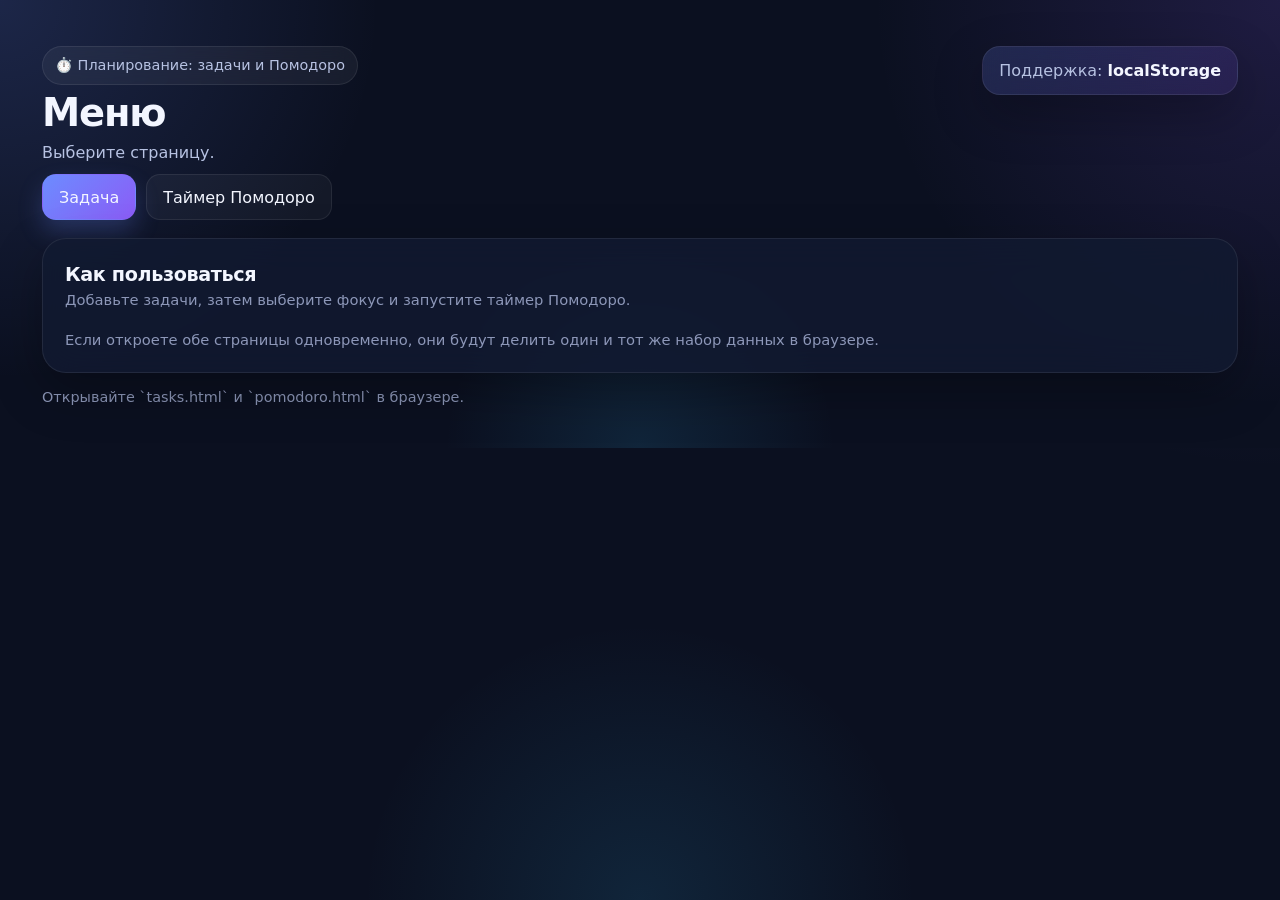
<file: index.html>
<!DOCTYPE html>
<html lang="ru">
  <head>
    <meta charset="UTF-8" />
    <meta name="viewport" content="width=device-width, initial-scale=1.0, viewport-fit=cover" />
    <title>Планирование</title>
    <link rel="stylesheet" href="./styles.css" />
  </head>
  <body>
    <div class="app-shell">
      <header class="app-header">
        <div class="app-title-wrap">
          <div class="eyebrow">⏱️ Планирование: задачи и Помодоро</div>
          <h1 class="app-title">Меню</h1>
          <p class="app-subtitle">Выберите страницу.</p>
        </div>
        <div class="header-badge">
          Поддержка: <strong>localStorage</strong>
        </div>
      </header>

      <nav class="app-menu" aria-label="Меню">
        <a class="btn btn-primary" href="./tasks.html">Задача</a>
        <a class="btn btn-ghost" href="./pomodoro.html">Таймер Помодоро</a>
      </nav>

      <main class="app-grid app-grid--single">
        <section class="card">
          <div class="card-inner">
            <div class="section-head">
              <div>
                <h2>Как пользоваться</h2>
                <p>Добавьте задачи, затем выберите фокус и запустите таймер Помодоро.</p>
              </div>
            </div>
            <p class="timer-note">
              Если откроете обе страницы одновременно, они будут делить один и тот же набор данных в браузере.
            </p>
          </div>
        </section>
      </main>

      <footer class="app-footer">Открывайте `tasks.html` и `pomodoro.html` в браузере.</footer>
    </div>

    <div class="toast" id="toast" role="status" aria-live="polite"></div>
  </body>
</html>
</file>
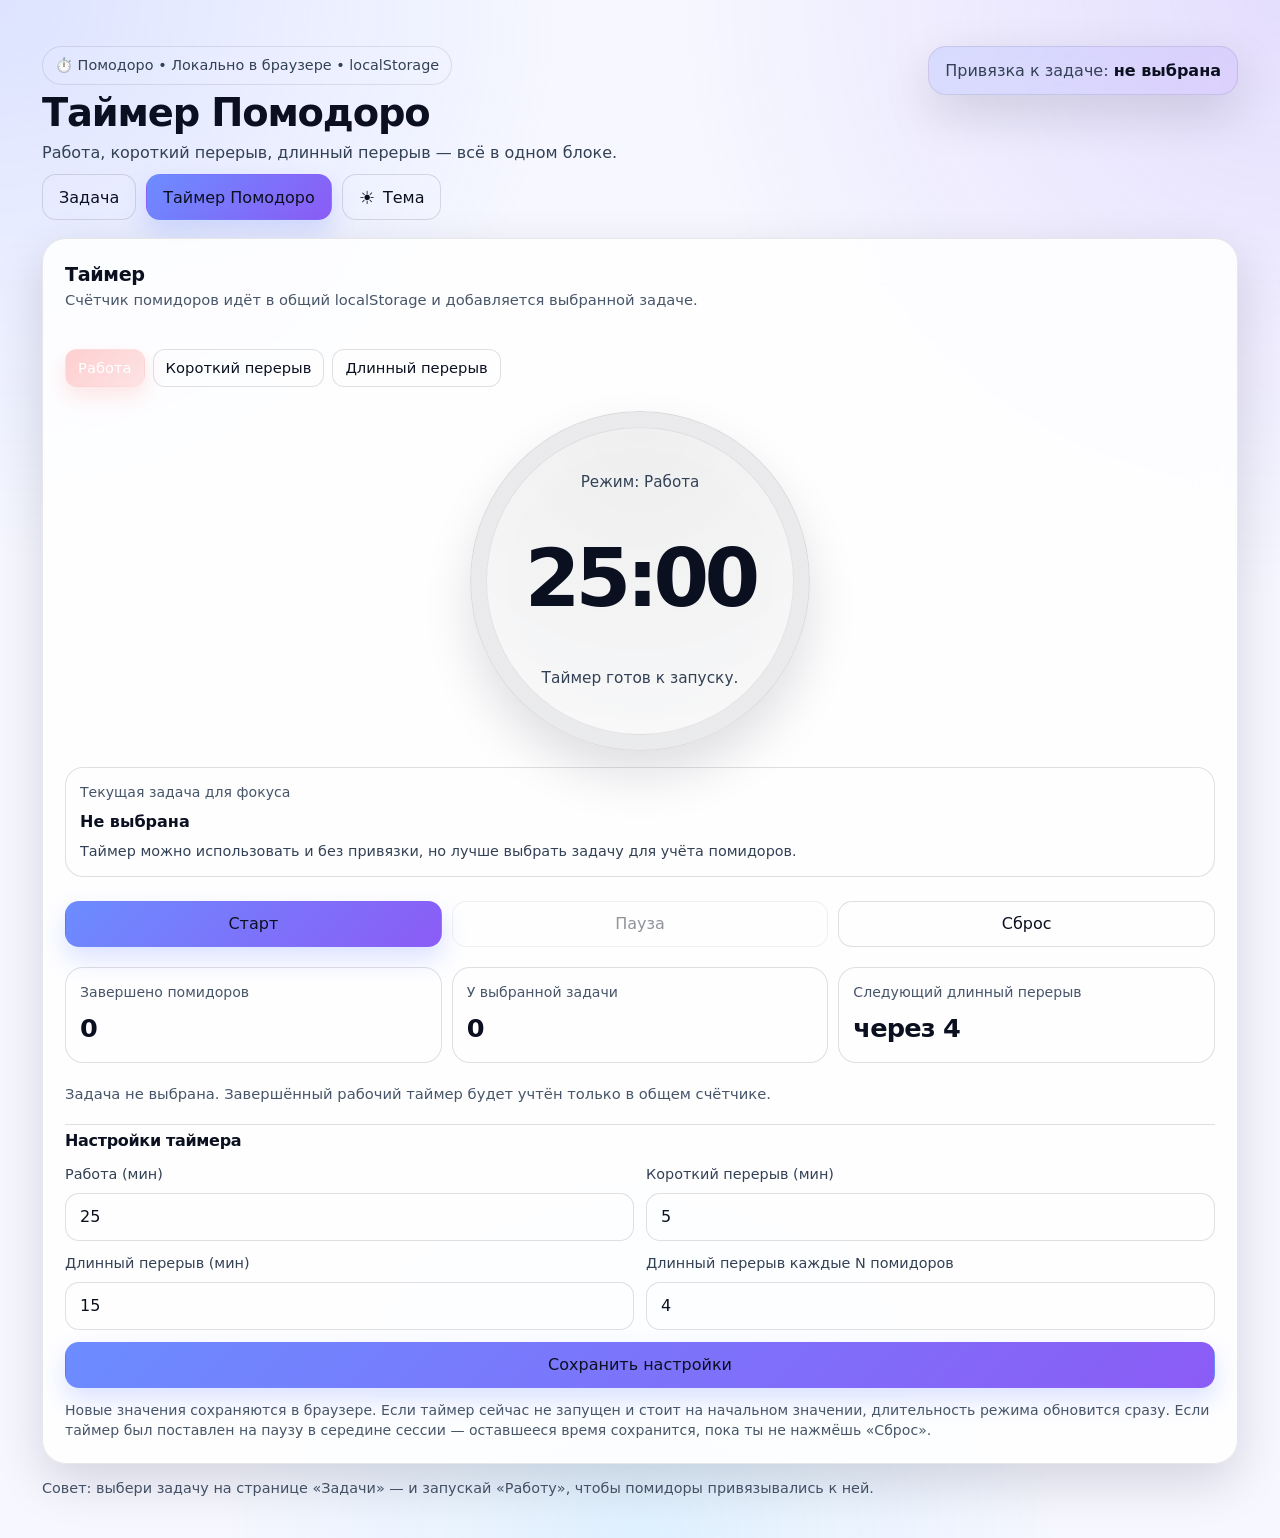
<file: pomodoro.html>
<!DOCTYPE html>
<html lang="ru">
  <head>
    <meta charset="UTF-8" />
    <meta name="viewport" content="width=device-width, initial-scale=1.0, viewport-fit=cover" />
    <title>Таймер Помодоро</title>
    <link rel="stylesheet" href="./styles.css" />
  </head>
  <body>
    <div class="app-shell">
      <header class="app-header">
        <div class="app-title-wrap">
          <div class="eyebrow">⏱️ Помодоро • Локально в браузере • localStorage</div>
          <h1 class="app-title">Таймер Помодоро</h1>
          <p class="app-subtitle">Работа, короткий перерыв, длинный перерыв — всё в одном блоке.</p>
        </div>

        <div class="header-badge">
          Привязка к задаче: <strong id="header-selected-task">не выбрана</strong>
        </div>
      </header>

      <nav class="app-menu" aria-label="Меню">
        <a class="btn btn-ghost" href="./tasks.html">Задача</a>
        <a class="btn btn-primary" href="./pomodoro.html" aria-current="page">Таймер Помодоро</a>
        <button
          id="theme-toggle"
          class="btn btn-ghost"
          type="button"
          aria-label="Переключить тему"
          aria-pressed="false"
          title="Переключить тему"
        >
          <span id="theme-toggle-icon" aria-hidden="true">🌙</span>
          Тема
        </button>
      </nav>

      <main class="app-grid app-grid--single">
        <section class="card timer-card" aria-labelledby="timer-title">
          <div class="card-inner">
            <div class="section-head">
              <div>
                <h2 id="timer-title">Таймер</h2>
                <p>Счётчик помидоров идёт в общий localStorage и добавляется выбранной задаче.</p>
              </div>
            </div>

            <div class="mode-tabs" role="tablist" aria-label="Режимы таймера">
              <button class="btn btn-sm mode-btn" type="button" data-mode="work">Работа</button>
              <button class="btn btn-sm mode-btn" type="button" data-mode="shortBreak">Короткий перерыв</button>
              <button class="btn btn-sm mode-btn" type="button" data-mode="longBreak">Длинный перерыв</button>
            </div>

            <div class="timer-center">
              <div id="timer-ring" class="timer-ring" data-mode="work" style="--progress: 0">
                <div class="timer-core">
                  <div class="timer-mode-label" id="timer-mode-label">Режим: Работа</div>
                  <div class="timer-display" id="timer-display">25:00</div>
                  <div class="timer-status" id="timer-status">Таймер готов к запуску.</div>
                </div>
              </div>

              <div class="focus-box">
                <div class="focus-title">Текущая задача для фокуса</div>
                <div class="focus-task-name" id="focus-task-name">Не выбрана</div>
                <div class="focus-meta" id="focus-task-meta">
                  Таймер можно использовать и без привязки, но лучше выбрать задачу для учёта помидоров.
                </div>
              </div>
            </div>

            <div class="timer-controls">
              <button id="start-btn" class="btn btn-primary" type="button">Старт</button>
              <button id="pause-btn" class="btn btn-ghost" type="button">Пауза</button>
              <button id="reset-btn" class="btn btn-ghost" type="button">Сброс</button>
            </div>

            <div class="stats-grid timer-stats">
              <article class="stat-card">
                <div class="stat-label">Завершено помидоров</div>
                <div class="stat-value" id="pomodoro-total">0</div>
              </article>

              <article class="stat-card">
                <div class="stat-label">У выбранной задачи</div>
                <div class="stat-value" id="pomodoro-selected-task">0</div>
              </article>

              <article class="stat-card">
                <div class="stat-label">Следующий длинный перерыв</div>
                <div class="stat-value" id="long-break-counter">через 4</div>
              </article>
            </div>

            <p class="timer-note" id="timer-note">
              После завершения таймера приложение покажет визуальный сигнал и подаст звуковой сигнал.
            </p>

            <div class="settings-wrap">
              <h3 class="settings-title">Настройки таймера</h3>

              <form id="settings-form" class="settings-form" autocomplete="off">
                <div class="settings-grid">
                  <div class="field">
                    <label for="work-duration">Работа (мин)</label>
                    <input id="work-duration" class="number-input" type="number" min="1" max="180" step="1" />
                  </div>

                  <div class="field">
                    <label for="short-break-duration">Короткий перерыв (мин)</label>
                    <input
                      id="short-break-duration"
                      class="number-input"
                      type="number"
                      min="1"
                      max="60"
                      step="1"
                    />
                  </div>

                  <div class="field">
                    <label for="long-break-duration">Длинный перерыв (мин)</label>
                    <input
                      id="long-break-duration"
                      class="number-input"
                      type="number"
                      min="1"
                      max="120"
                      step="1"
                    />
                  </div>

                  <div class="field">
                    <label for="long-break-interval">Длинный перерыв каждые N помидоров</label>
                    <input
                      id="long-break-interval"
                      class="number-input"
                      type="number"
                      min="1"
                      max="12"
                      step="1"
                    />
                  </div>
                </div>

                <button type="submit" class="btn btn-primary">Сохранить настройки</button>
              </form>

              <p class="settings-hint">
                Новые значения сохраняются в браузере. Если таймер сейчас не запущен и стоит на начальном значении,
                длительность режима обновится сразу. Если таймер был поставлен на паузу в середине сессии — оставшееся
                время сохранится, пока ты не нажмёшь «Сброс».
              </p>
            </div>
          </div>
        </section>
      </main>

      <footer class="app-footer">
        Совет: выбери задачу на странице «Задачи» — и запускай «Работу», чтобы помидоры привязывались к ней.
      </footer>
    </div>

    <div id="toast" class="toast" role="status" aria-live="polite"></div>

    <script src="./pomodoro.js"></script>
  </body>
</html>
</file>
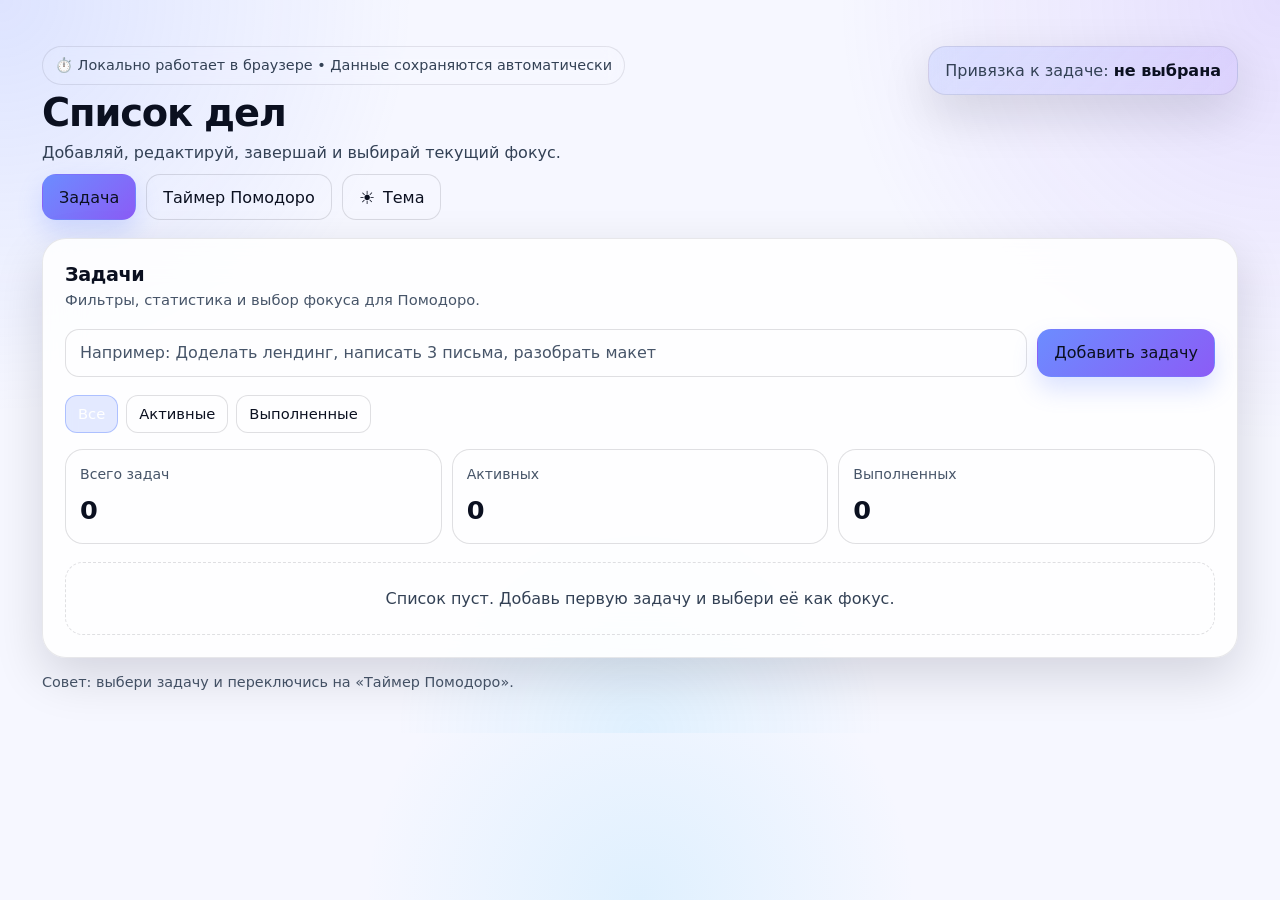
<file: tasks.html>
<!DOCTYPE html>
<html lang="ru">
  <head>
    <meta charset="UTF-8" />
    <meta name="viewport" content="width=device-width, initial-scale=1.0, viewport-fit=cover" />
    <title>Задачи</title>
    <link rel="stylesheet" href="./styles.css" />
  </head>
  <body>
    <div class="app-shell">
      <header class="app-header">
        <div class="app-title-wrap">
          <div class="eyebrow">⏱️ Локально работает в браузере • Данные сохраняются автоматически</div>
          <h1 class="app-title">Список дел</h1>
          <p class="app-subtitle">Добавляй, редактируй, завершай и выбирай текущий фокус.</p>
        </div>

        <div class="header-badge">
          Привязка к задаче: <strong id="header-selected-task">не выбрана</strong>
        </div>
      </header>

      <nav class="app-menu" aria-label="Меню">
        <a class="btn btn-primary" href="./tasks.html" aria-current="page">Задача</a>
        <a class="btn btn-ghost" href="./pomodoro.html">Таймер Помодоро</a>
        <button
          id="theme-toggle"
          class="btn btn-ghost"
          type="button"
          aria-label="Переключить тему"
          aria-pressed="false"
          title="Переключить тему"
        >
          <span id="theme-toggle-icon" aria-hidden="true">🌙</span>
          Тема
        </button>
      </nav>

      <main class="app-grid app-grid--single">
        <section class="card" aria-labelledby="tasks-title">
          <div class="card-inner">
            <div class="section-head">
              <div>
                <h2 id="tasks-title">Задачи</h2>
                <p>Фильтры, статистика и выбор фокуса для Помодоро.</p>
              </div>
            </div>

            <form id="task-form" class="task-form" autocomplete="off">
              <input
                id="task-input"
                class="input"
                type="text"
                maxlength="140"
                placeholder="Например: Доделать лендинг, написать 3 письма, разобрать макет"
                aria-label="Новая задача"
              />
              <button type="submit" class="btn btn-primary">Добавить задачу</button>
            </form>

            <div class="filters" role="tablist" aria-label="Фильтр списка задач">
              <button class="btn btn-sm filter-btn" type="button" data-filter="all">Все</button>
              <button class="btn btn-sm filter-btn" type="button" data-filter="active">Активные</button>
              <button class="btn btn-sm filter-btn" type="button" data-filter="completed">Выполненные</button>
            </div>

            <div class="stats-grid" aria-label="Статистика задач">
              <article class="stat-card">
                <div class="stat-label">Всего задач</div>
                <div class="stat-value" id="stat-total">0</div>
              </article>

              <article class="stat-card">
                <div class="stat-label">Активных</div>
                <div class="stat-value" id="stat-active">0</div>
              </article>

              <article class="stat-card">
                <div class="stat-label">Выполненных</div>
                <div class="stat-value" id="stat-completed">0</div>
              </article>
            </div>

            <ul id="task-list" class="task-list" aria-live="polite"></ul>
          </div>
        </section>
      </main>

      <footer class="app-footer">Совет: выбери задачу и переключись на «Таймер Помодоро».</footer>
    </div>

    <div id="toast" class="toast" role="status" aria-live="polite"></div>

    <script src="./tasks.js"></script>
  </body>
</html>
</file>
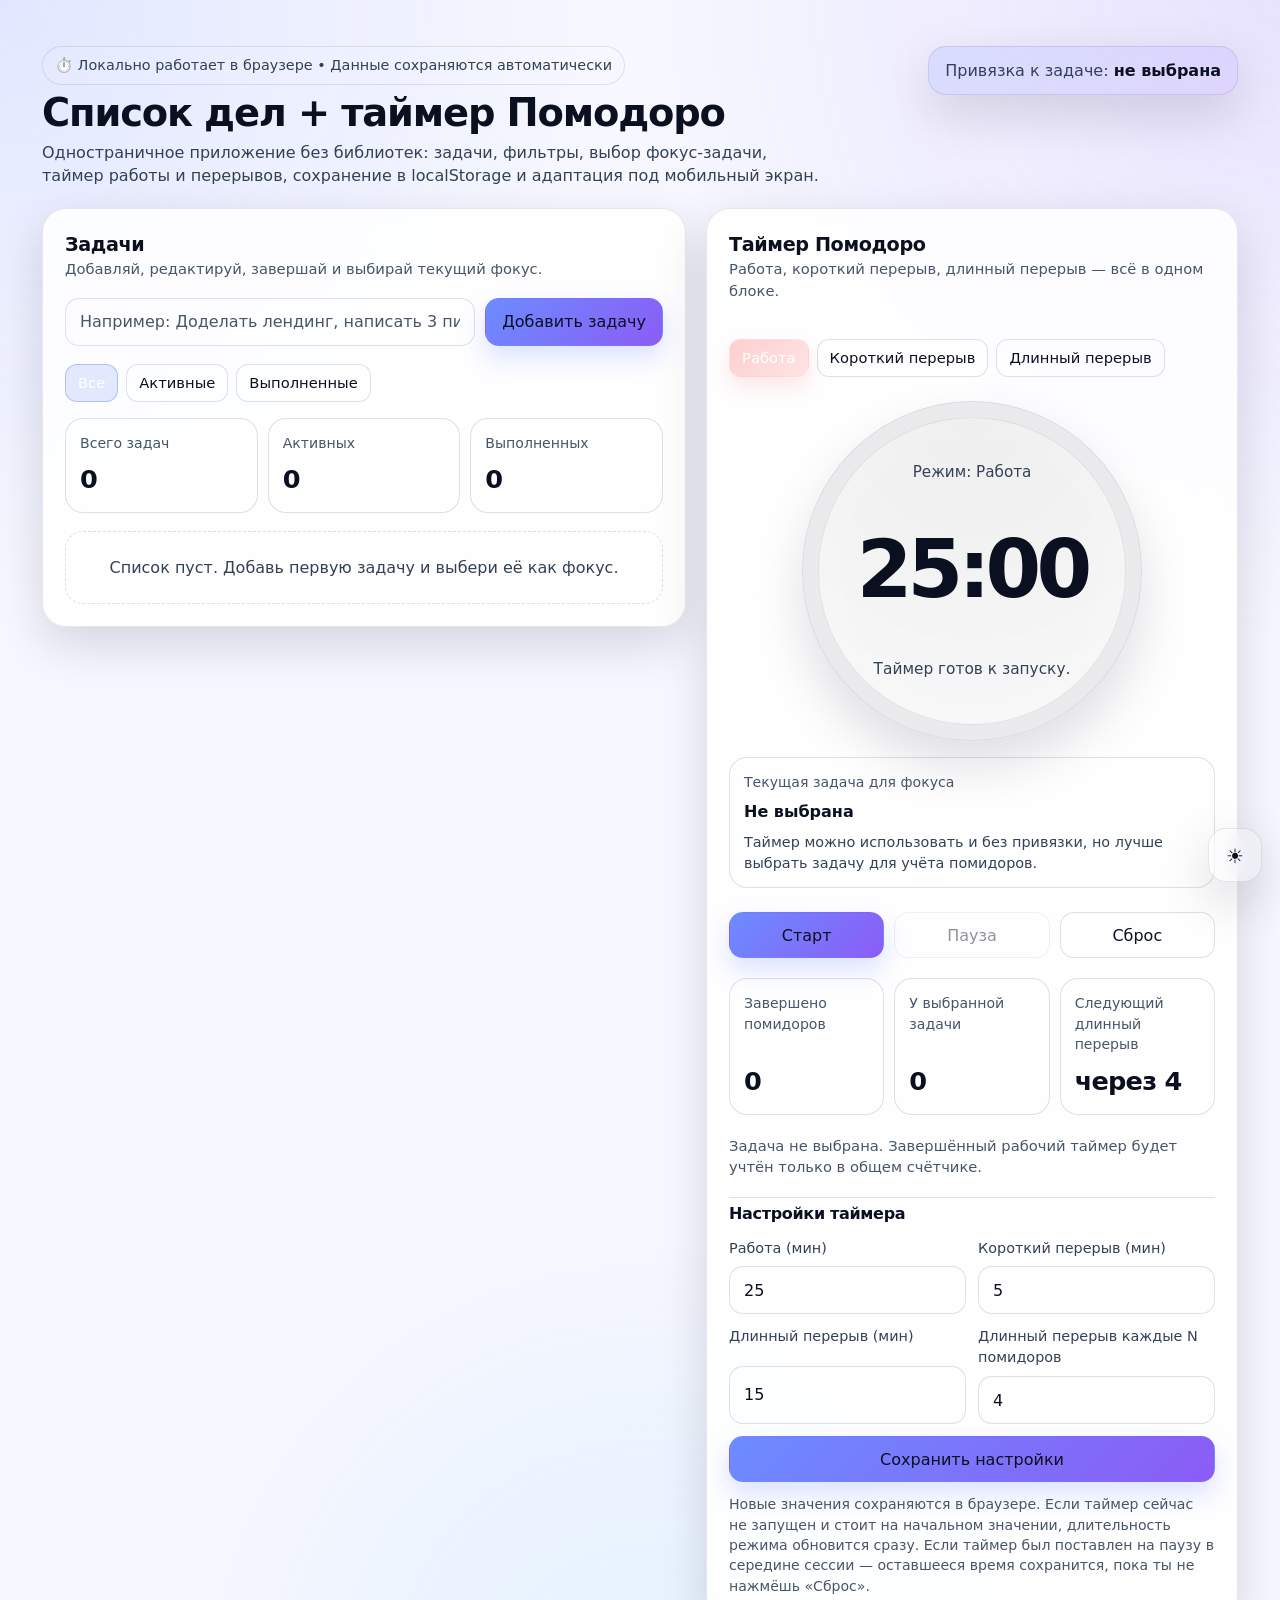
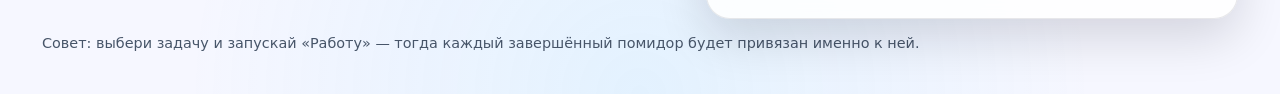
<file: Список дел + таймер Помодоро.html>
<!DOCTYPE html>
<html lang="ru">
  <head>
    <meta charset="UTF-8" />
    <meta
      name="viewport"
      content="width=device-width, initial-scale=1.0, viewport-fit=cover"
    />
    <title>Список дел + Помодоро</title>

    <style>
      /* =========================================================
         БАЗОВЫЕ ПЕРЕМЕННЫЕ ТЕМЫ
         Все основные цвета и размеры можно менять здесь.
         ========================================================= */
      :root {
        --bg: #0b1020;
        --bg-soft: #121a31;
        --card: rgba(18, 26, 49, 0.82);
        --card-border: rgba(255, 255, 255, 0.08);
        --text: #f3f6ff;
        --text-soft: #b7c2e2;
        --text-muted: #8d97b8;
        --line: rgba(255, 255, 255, 0.08);

        --accent: #6c8cff;
        --accent-2: #8b5cf6;
        --accent-work: #ff6b6b;
        --accent-short: #4ade80;
        --accent-long: #38bdf8;

        --success: #4ade80;
        --warning: #f59e0b;
        --danger: #fb7185;

        --shadow: 0 18px 50px rgba(0, 0, 0, 0.28);
        --radius-xl: 24px;
        --radius-lg: 18px;
        --radius-md: 14px;
        --radius-sm: 10px;

        --container: 1240px;
        --transition: 0.22s ease;

        /* =========================================================
           ПАРАМЕТРЫ ТЕМЫ (для тёмной темы по умолчанию)
           Используются ниже в градиентах таймера и toast.
           ========================================================= */
        --ring-center: rgba(255, 255, 255, 0.05);
        --ring-outer: rgba(255, 255, 255, 0.08);
        --ring-border: rgba(255, 255, 255, 0.06);
        --ring-shadow: rgba(0, 0, 0, 0.25);

        --timer-core-radial-1: rgba(255, 255, 255, 0.08);
        --timer-core-radial-2: rgba(255, 255, 255, 0.02);
        --timer-core-bg: rgba(10, 14, 28, 0.9);
        --timer-core-border: rgba(255, 255, 255, 0.06);

        --toast-bg: rgba(10, 14, 28, 0.94);
        --toast-border: rgba(255, 255, 255, 0.08);
        --toast-text: #ffffff;
      }

      /* =========================================================
         СВЕТЛАЯ ТЕМА
         Переключение делается через атрибут data-theme на <html>.
         ========================================================= */
      html[data-theme="light"] {
        --bg: #f6f7ff;
        --bg-soft: #ffffff;
        --card: rgba(255, 255, 255, 0.86);
        --card-border: rgba(2, 6, 23, 0.09);
        --text: #0b1020;
        --text-soft: #334155;
        --text-muted: #475569;
        --line: rgba(2, 6, 23, 0.12);

        --shadow: 0 18px 50px rgba(2, 6, 23, 0.14);

        --ring-center: rgba(2, 6, 23, 0.05);
        --ring-outer: rgba(2, 6, 23, 0.08);
        --ring-border: rgba(2, 6, 23, 0.07);
        --ring-shadow: rgba(2, 6, 23, 0.12);

        --timer-core-radial-1: rgba(2, 6, 23, 0.06);
        --timer-core-radial-2: rgba(2, 6, 23, 0.02);
        --timer-core-bg: rgba(255, 255, 255, 0.94);
        --timer-core-border: rgba(2, 6, 23, 0.08);

        --toast-bg: rgba(255, 255, 255, 0.94);
        --toast-border: rgba(2, 6, 23, 0.10);
        --toast-text: #0b1020;
      }

      /* Фон и градиенты под светлую тему */
      html[data-theme="light"] body {
        background:
          radial-gradient(
            circle at top left,
            rgba(108, 140, 255, 0.15),
            transparent 28%
          ),
          radial-gradient(
            circle at top right,
            rgba(139, 92, 246, 0.13),
            transparent 30%
          ),
          radial-gradient(
            circle at bottom center,
            rgba(56, 189, 248, 0.10),
            transparent 25%
          ),
          var(--bg);
        color: var(--text);
      }

      /* =========================================================
         СБРОС И БАЗОВЫЕ СТИЛИ
         ========================================================= */
      * {
        box-sizing: border-box;
      }

      html,
      body {
        margin: 0;
        padding: 0;
        min-height: 100%;
        background:
          radial-gradient(circle at top left, rgba(108, 140, 255, 0.18), transparent 28%),
          radial-gradient(circle at top right, rgba(139, 92, 246, 0.16), transparent 30%),
          radial-gradient(circle at bottom center, rgba(56, 189, 248, 0.12), transparent 25%),
          var(--bg);
        color: var(--text);
        font-family:
          Inter,
          system-ui,
          -apple-system,
          BlinkMacSystemFont,
          "Segoe UI",
          Roboto,
          Arial,
          sans-serif;
        line-height: 1.45;
        overflow-x: hidden;
      }

      body.flash-finish {
        animation: flashFinish 1.2s ease;
      }

      @keyframes flashFinish {
        0% {
          background-color: rgba(255, 255, 255, 0);
        }
        25% {
          background-color: rgba(255, 255, 255, 0.05);
        }
        50% {
          background-color: rgba(255, 255, 255, 0);
        }
        75% {
          background-color: rgba(255, 255, 255, 0.05);
        }
        100% {
          background-color: rgba(255, 255, 255, 0);
        }
      }

      button,
      input {
        font: inherit;
      }

      button {
        border: 0;
        cursor: pointer;
      }

      input {
        outline: none;
      }

      .app-shell {
        width: min(var(--container), calc(100% - 24px));
        margin: 0 auto;
        padding: 24px 0 40px;
      }

      /* =========================================================
         ШАПКА
         ========================================================= */
      .app-header {
        display: flex;
        align-items: flex-start;
        justify-content: space-between;
        gap: 16px;
        margin-bottom: 20px;
        padding: 22px 22px 0;
      }

      .app-title-wrap {
        display: grid;
        gap: 8px;
      }

      .eyebrow {
        display: inline-flex;
        align-items: center;
        gap: 8px;
        width: fit-content;
        padding: 8px 12px;
        border-radius: 999px;
        border: 1px solid var(--card-border);
        background: rgba(255, 255, 255, 0.05);
        color: var(--text-soft);
        font-size: 0.9rem;
        backdrop-filter: blur(10px);
      }

      .app-title {
        margin: 0;
        font-size: clamp(1.8rem, 3vw, 2.8rem);
        line-height: 1.05;
        letter-spacing: -0.03em;
      }

      .app-subtitle {
        margin: 0;
        color: var(--text-soft);
        max-width: 780px;
        font-size: 1rem;
      }

      .header-badge {
        padding: 12px 16px;
        border-radius: var(--radius-lg);
        background: linear-gradient(135deg, rgba(108, 140, 255, 0.18), rgba(139, 92, 246, 0.12));
        border: 1px solid var(--card-border);
        color: var(--text-soft);
        white-space: nowrap;
        box-shadow: var(--shadow);
        backdrop-filter: blur(12px);
      }

      .header-badge strong {
        color: var(--text);
      }

      /* =========================================================
         ОСНОВНАЯ СЕТКА
         ========================================================= */
      .app-grid {
        display: grid;
        grid-template-columns: 1.15fr 0.95fr;
        gap: 20px;
        align-items: start;
        padding: 0 22px;
      }

      .card {
        background: var(--card);
        border: 1px solid var(--card-border);
        border-radius: var(--radius-xl);
        box-shadow: var(--shadow);
        backdrop-filter: blur(18px);
        overflow: hidden;
      }

      .card-inner {
        padding: 22px;
      }

      .section-head {
        display: flex;
        align-items: center;
        justify-content: space-between;
        gap: 12px;
        margin-bottom: 18px;
      }

      .section-head h2 {
        margin: 0;
        font-size: 1.2rem;
        letter-spacing: -0.02em;
      }

      .section-head p {
        margin: 0;
        color: var(--text-muted);
        font-size: 0.92rem;
      }

      /* =========================================================
         ФОРМА ДОБАВЛЕНИЯ ЗАДАЧ
         ========================================================= */
      .task-form {
        display: grid;
        grid-template-columns: 1fr auto;
        gap: 10px;
        margin-bottom: 18px;
      }

      .input,
      .number-input {
        width: 100%;
        min-height: 48px;
        padding: 0 14px;
        border-radius: var(--radius-md);
        border: 1px solid var(--line);
        background: rgba(255, 255, 255, 0.05);
        color: var(--text);
        transition: border-color var(--transition), background var(--transition), transform var(--transition);
      }

      .input::placeholder {
        color: var(--text-muted);
      }

      .input:focus,
      .number-input:focus {
        border-color: rgba(108, 140, 255, 0.75);
        background: rgba(255, 255, 255, 0.08);
        transform: translateY(-1px);
      }

      .btn {
        display: inline-flex;
        align-items: center;
        justify-content: center;
        gap: 8px;
        min-height: 46px;
        padding: 0 16px;
        border-radius: var(--radius-md);
        color: var(--text);
        background: rgba(255, 255, 255, 0.06);
        border: 1px solid var(--line);
        transition:
          transform var(--transition),
          background var(--transition),
          border-color var(--transition),
          opacity var(--transition);
        user-select: none;
      }

      .btn:hover {
        transform: translateY(-1px);
        background: rgba(255, 255, 255, 0.1);
      }

      .btn:active {
        transform: translateY(0);
      }

      .btn:disabled {
        opacity: 0.45;
        cursor: not-allowed;
        transform: none;
      }

      .btn-primary {
        background: linear-gradient(135deg, var(--accent), var(--accent-2));
        border-color: transparent;
        box-shadow: 0 12px 24px rgba(108, 140, 255, 0.24);
      }

      .btn-primary:hover {
        background: linear-gradient(135deg, #7a98ff, #9970ff);
      }

      .btn-success {
        background: linear-gradient(135deg, rgba(74, 222, 128, 0.24), rgba(74, 222, 128, 0.1));
        border-color: rgba(74, 222, 128, 0.32);
      }

      .btn-danger {
        background: linear-gradient(135deg, rgba(251, 113, 133, 0.22), rgba(251, 113, 133, 0.08));
        border-color: rgba(251, 113, 133, 0.28);
      }

      .btn-ghost {
        background: rgba(255, 255, 255, 0.04);
      }

      .btn-sm {
        min-height: 38px;
        padding: 0 12px;
        border-radius: 12px;
        font-size: 0.92rem;
      }

      /* =========================================================
         ФИЛЬТРЫ И СТАТИСТИКА
         ========================================================= */
      .filters {
        display: flex;
        flex-wrap: wrap;
        gap: 8px;
        margin-bottom: 16px;
      }

      .filter-btn.is-active {
        background: rgba(108, 140, 255, 0.18);
        border-color: rgba(108, 140, 255, 0.45);
        color: #ffffff;
      }

      .stats-grid {
        display: grid;
        grid-template-columns: repeat(3, minmax(0, 1fr));
        gap: 10px;
        margin-bottom: 18px;
      }

      .stat-card {
        padding: 14px;
        border-radius: var(--radius-lg);
        background: rgba(255, 255, 255, 0.04);
        border: 1px solid var(--line);
        min-height: 92px;
        display: grid;
        align-content: space-between;
        gap: 8px;
      }

      .stat-label {
        color: var(--text-muted);
        font-size: 0.88rem;
      }

      .stat-value {
        font-size: clamp(1.3rem, 2vw, 1.8rem);
        font-weight: 700;
        letter-spacing: -0.03em;
      }

      /* =========================================================
         СПИСОК ЗАДАЧ
         ========================================================= */
      .task-list {
        list-style: none;
        margin: 0;
        padding: 0;
        display: grid;
        gap: 12px;
      }

      .task-item {
        display: grid;
        grid-template-columns: auto 1fr auto;
        gap: 12px;
        align-items: flex-start;
        padding: 14px;
        border-radius: var(--radius-lg);
        background: rgba(255, 255, 255, 0.04);
        border: 1px solid var(--line);
        transition:
          border-color var(--transition),
          transform var(--transition),
          background var(--transition);
      }

      .task-item:hover {
        transform: translateY(-1px);
        border-color: rgba(255, 255, 255, 0.14);
        background: rgba(255, 255, 255, 0.055);
      }

      .task-item.is-selected {
        border-color: rgba(108, 140, 255, 0.58);
        box-shadow: inset 0 0 0 1px rgba(108, 140, 255, 0.18);
        background: linear-gradient(135deg, rgba(108, 140, 255, 0.11), rgba(255, 255, 255, 0.04));
      }

      .task-item.is-completed .task-title {
        text-decoration: line-through;
        opacity: 0.68;
      }

      .task-item.is-completed .task-meta {
        color: var(--text-muted);
      }

      .task-checkbox {
        width: 22px;
        height: 22px;
        margin-top: 3px;
        accent-color: var(--success);
        cursor: pointer;
      }

      .task-content {
        display: grid;
        gap: 8px;
        min-width: 0;
      }

      .task-title-button {
        display: grid;
        gap: 6px;
        padding: 0;
        border: 0;
        background: transparent;
        color: inherit;
        text-align: left;
        cursor: pointer;
      }

      .task-title {
        font-size: 1rem;
        font-weight: 600;
        word-break: break-word;
        letter-spacing: -0.01em;
      }

      .task-meta {
        display: flex;
        flex-wrap: wrap;
        gap: 8px;
        color: var(--text-soft);
        font-size: 0.88rem;
      }

      .task-pill {
        display: inline-flex;
        align-items: center;
        gap: 6px;
        width: fit-content;
        padding: 7px 10px;
        border-radius: 999px;
        background: rgba(255, 255, 255, 0.06);
        border: 1px solid var(--line);
        color: var(--text-soft);
      }

      .task-pill.focus {
        background: rgba(108, 140, 255, 0.16);
        border-color: rgba(108, 140, 255, 0.34);
        color: #ffffff;
      }

      .task-actions {
        display: flex;
        flex-wrap: wrap;
        justify-content: flex-end;
        gap: 8px;
      }

      .task-edit-wrap {
        display: grid;
        gap: 10px;
      }

      .task-edit-actions {
        display: flex;
        flex-wrap: wrap;
        gap: 8px;
      }

      .empty-state {
        padding: 24px 16px;
        border: 1px dashed var(--line);
        border-radius: var(--radius-lg);
        text-align: center;
        color: var(--text-soft);
        background: rgba(255, 255, 255, 0.03);
      }

      /* =========================================================
         БЛОК ТАЙМЕРА
         ========================================================= */
      .timer-card .card-inner {
        display: grid;
        gap: 20px;
      }

      .mode-tabs {
        display: flex;
        flex-wrap: wrap;
        gap: 8px;
      }

      .mode-btn.is-active {
        color: #ffffff;
        border-color: transparent;
      }

      .mode-btn[data-mode="work"].is-active {
        background: linear-gradient(135deg, rgba(255, 107, 107, 0.32), rgba(255, 107, 107, 0.18));
        box-shadow: 0 10px 20px rgba(255, 107, 107, 0.16);
      }

      .mode-btn[data-mode="shortBreak"].is-active {
        background: linear-gradient(135deg, rgba(74, 222, 128, 0.3), rgba(74, 222, 128, 0.16));
        box-shadow: 0 10px 20px rgba(74, 222, 128, 0.14);
      }

      .mode-btn[data-mode="longBreak"].is-active {
        background: linear-gradient(135deg, rgba(56, 189, 248, 0.3), rgba(56, 189, 248, 0.16));
        box-shadow: 0 10px 20px rgba(56, 189, 248, 0.14);
      }

      .timer-center {
        display: grid;
        place-items: center;
        gap: 16px;
        padding: 4px 0;
      }

      .timer-ring {
        --progress: 0;
        --ring-accent: var(--accent);
        width: min(100%, 340px);
        aspect-ratio: 1;
        border-radius: 50%;
        display: grid;
        place-items: center;
        padding: 16px;
        background:
          radial-gradient(circle at center, var(--ring-center) 0 55%, transparent 55%),
          conic-gradient(var(--ring-accent) calc(var(--progress) * 1%), var(--ring-outer) 0);
        box-shadow:
          inset 0 0 0 1px var(--ring-border),
          0 25px 50px var(--ring-shadow);
        transition: background 0.25s ease;
      }

      .timer-ring[data-mode="work"] {
        --ring-accent: var(--accent-work);
      }

      .timer-ring[data-mode="shortBreak"] {
        --ring-accent: var(--accent-short);
      }

      .timer-ring[data-mode="longBreak"] {
        --ring-accent: var(--accent-long);
      }

      .timer-core {
        width: 100%;
        height: 100%;
        border-radius: 50%;
        display: grid;
        place-items: center;
        text-align: center;
        padding: 24px;
        background:
          radial-gradient(circle at top, var(--timer-core-radial-1), var(--timer-core-radial-2)),
          var(--timer-core-bg);
        border: 1px solid var(--timer-core-border);
      }

      .timer-mode-label {
        color: var(--text-soft);
        font-size: 0.95rem;
        margin-bottom: 8px;
      }

      .timer-display {
        font-size: clamp(3rem, 8vw, 5rem);
        font-weight: 800;
        line-height: 1;
        letter-spacing: -0.06em;
        margin: 0;
      }

      .timer-status {
        margin-top: 10px;
        color: var(--text-soft);
        font-size: 0.96rem;
        min-height: 1.5em;
      }

      .focus-box {
        width: 100%;
        padding: 14px;
        border-radius: var(--radius-lg);
        background: rgba(255, 255, 255, 0.04);
        border: 1px solid var(--line);
        display: grid;
        gap: 8px;
      }

      .focus-title {
        font-size: 0.88rem;
        color: var(--text-muted);
      }

      .focus-task-name {
        font-weight: 600;
        word-break: break-word;
      }

      .focus-meta {
        color: var(--text-soft);
        font-size: 0.9rem;
      }

      .timer-controls {
        display: grid;
        grid-template-columns: repeat(3, minmax(0, 1fr));
        gap: 10px;
      }

      .timer-stats {
        margin-bottom: 0;
      }

      .timer-note {
        margin: 0;
        color: var(--text-muted);
        font-size: 0.92rem;
      }

      /* =========================================================
         НАСТРОЙКИ
         ========================================================= */
      .settings-wrap {
        padding-top: 4px;
        border-top: 1px solid var(--line);
      }

      .settings-title {
        margin: 0 0 12px;
        font-size: 1rem;
        letter-spacing: -0.02em;
      }

      .settings-form {
        display: grid;
        gap: 12px;
      }

      .settings-grid {
        display: grid;
        grid-template-columns: repeat(2, minmax(0, 1fr));
        gap: 12px;
      }

      .field {
        display: grid;
        gap: 8px;
      }

      .field label {
        color: var(--text-soft);
        font-size: 0.9rem;
      }

      .number-input {
        padding-right: 12px;
      }

      .settings-hint {
        margin: 12px 0 0;
        color: var(--text-muted);
        font-size: 0.88rem;
      }

      /* =========================================================
         TOAST-УВЕДОМЛЕНИЕ
         ========================================================= */
      .toast {
        position: fixed;
        left: 50%;
        bottom: 20px;
        transform: translateX(-50%) translateY(16px);
        width: min(680px, calc(100% - 24px));
        padding: 14px 16px;
        border-radius: 16px;
        background: var(--toast-bg);
        border: 1px solid var(--toast-border);
        color: var(--toast-text);
        box-shadow: var(--shadow);
        opacity: 0;
        pointer-events: none;
        transition:
          opacity 0.25s ease,
          transform 0.25s ease;
        z-index: 9999;
        text-align: center;
        backdrop-filter: blur(16px);
      }

      .toast.show {
        opacity: 1;
        transform: translateX(-50%) translateY(0);
      }

      /* =========================================================
         КНОПКА ТЕМЫ (в правом нижнем углу)
         ========================================================= */
      .theme-toggle {
        position: fixed;
        right: 18px;
        bottom: 18px;
        z-index: 10000;

        width: 54px;
        height: 54px;
        border-radius: 18px;

        display: inline-flex;
        align-items: center;
        justify-content: center;

        background: rgba(255, 255, 255, 0.06);
        border: 1px solid var(--card-border);
        box-shadow: var(--shadow);
        color: var(--text);

        backdrop-filter: blur(12px);

        transition: transform var(--transition), background var(--transition), border-color var(--transition);
      }

      .theme-toggle:hover {
        transform: translateY(-2px);
        background: rgba(255, 255, 255, 0.10);
        border-color: rgba(108, 140, 255, 0.45);
      }

      .theme-toggle:active {
        transform: translateY(0);
      }

      .theme-toggle:focus-visible {
        outline: 2px solid rgba(108, 140, 255, 0.75);
        outline-offset: 2px;
      }

      .theme-toggle-icon {
        font-size: 20px;
        line-height: 1;
        transform: translateY(1px);
        user-select: none;
      }

      /* =========================================================
         ПОДВАЛ
         ========================================================= */
      .app-footer {
        margin-top: 14px;
        padding: 0 22px;
        color: var(--text-muted);
        font-size: 0.9rem;
      }

      /* =========================================================
         АДАПТАЦИЯ ПОД ПЛАНШЕТЫ И МОБИЛЬНЫЕ
         ========================================================= */
      @media (max-width: 980px) {
        .app-grid {
          grid-template-columns: 1fr;
        }

        .header-badge {
          white-space: normal;
        }
      }

      @media (max-width: 720px) {
        .app-shell {
          width: min(100% - 16px, var(--container));
          padding: 16px 0 28px;
        }

        .app-header,
        .app-grid,
        .app-footer {
          padding-left: 10px;
          padding-right: 10px;
        }

        .app-header {
          flex-direction: column;
          align-items: stretch;
        }

        .card-inner {
          padding: 16px;
        }

        .task-form {
          grid-template-columns: 1fr;
        }

        .stats-grid,
        .settings-grid,
        .timer-controls {
          grid-template-columns: 1fr;
        }

        .task-item {
          grid-template-columns: auto 1fr;
        }

        .task-actions {
          grid-column: 1 / -1;
          justify-content: flex-start;
        }

        .timer-ring {
          width: min(100%, 290px);
        }

        .timer-display {
          font-size: clamp(2.6rem, 14vw, 4.2rem);
        }
      }
    </style>
  </head>

  <body>
    <div class="app-shell">
      <header class="app-header">
        <div class="app-title-wrap">
          <div class="eyebrow">⏱️ Локально работает в браузере • Данные сохраняются автоматически</div>
          <h1 class="app-title">Список дел + таймер Помодоро</h1>
          <p class="app-subtitle">
            Одностраничное приложение без библиотек: задачи, фильтры, выбор фокус-задачи, таймер работы и перерывов,
            сохранение в localStorage и адаптация под мобильный экран.
          </p>
        </div>

        <div class="header-badge">
          Привязка к задаче: <strong id="header-selected-task">не выбрана</strong>
        </div>
      </header>

      <main class="app-grid">
        <!-- =====================================================
             ЛЕВАЯ КОЛОНКА: СПИСОК ЗАДАЧ
             ===================================================== -->
        <section class="card" aria-labelledby="tasks-title">
          <div class="card-inner">
            <div class="section-head">
              <div>
                <h2 id="tasks-title">Задачи</h2>
                <p>Добавляй, редактируй, завершай и выбирай текущий фокус.</p>
              </div>
            </div>

            <form id="task-form" class="task-form" autocomplete="off">
              <input
                id="task-input"
                class="input"
                type="text"
                maxlength="140"
                placeholder="Например: Доделать лендинг, написать 3 письма, разобрать макет"
                aria-label="Новая задача"
              />
              <button type="submit" class="btn btn-primary">Добавить задачу</button>
            </form>

            <div class="filters" role="tablist" aria-label="Фильтр списка задач">
              <button class="btn btn-sm filter-btn" type="button" data-filter="all">Все</button>
              <button class="btn btn-sm filter-btn" type="button" data-filter="active">Активные</button>
              <button class="btn btn-sm filter-btn" type="button" data-filter="completed">Выполненные</button>
            </div>

            <div class="stats-grid" aria-label="Статистика задач">
              <article class="stat-card">
                <div class="stat-label">Всего задач</div>
                <div class="stat-value" id="stat-total">0</div>
              </article>

              <article class="stat-card">
                <div class="stat-label">Активных</div>
                <div class="stat-value" id="stat-active">0</div>
              </article>

              <article class="stat-card">
                <div class="stat-label">Выполненных</div>
                <div class="stat-value" id="stat-completed">0</div>
              </article>
            </div>

            <ul id="task-list" class="task-list" aria-live="polite"></ul>
          </div>
        </section>

        <!-- =====================================================
             ПРАВАЯ КОЛОНКА: ТАЙМЕР ПОМОДОРО
             ===================================================== -->
        <section class="card timer-card" aria-labelledby="timer-title">
          <div class="card-inner">
            <div class="section-head">
              <div>
                <h2 id="timer-title">Таймер Помодоро</h2>
                <p>Работа, короткий перерыв, длинный перерыв — всё в одном блоке.</p>
              </div>
            </div>

            <div class="mode-tabs" role="tablist" aria-label="Режимы таймера">
              <button class="btn btn-sm mode-btn" type="button" data-mode="work">Работа</button>
              <button class="btn btn-sm mode-btn" type="button" data-mode="shortBreak">Короткий перерыв</button>
              <button class="btn btn-sm mode-btn" type="button" data-mode="longBreak">Длинный перерыв</button>
            </div>

            <div class="timer-center">
              <div id="timer-ring" class="timer-ring" data-mode="work" style="--progress: 0">
                <div class="timer-core">
                  <div class="timer-mode-label" id="timer-mode-label">Режим: Работа</div>
                  <div class="timer-display" id="timer-display">25:00</div>
                  <div class="timer-status" id="timer-status">Таймер готов к запуску.</div>
                </div>
              </div>

              <div class="focus-box">
                <div class="focus-title">Текущая задача для фокуса</div>
                <div class="focus-task-name" id="focus-task-name">Не выбрана</div>
                <div class="focus-meta" id="focus-task-meta">
                  Таймер можно использовать и без привязки, но лучше выбрать задачу для учёта помидоров.
                </div>
              </div>
            </div>

            <div class="timer-controls">
              <button id="start-btn" class="btn btn-primary" type="button">Старт</button>
              <button id="pause-btn" class="btn btn-ghost" type="button">Пауза</button>
              <button id="reset-btn" class="btn btn-ghost" type="button">Сброс</button>
            </div>

            <div class="stats-grid timer-stats">
              <article class="stat-card">
                <div class="stat-label">Завершено помидоров</div>
                <div class="stat-value" id="pomodoro-total">0</div>
              </article>

              <article class="stat-card">
                <div class="stat-label">У выбранной задачи</div>
                <div class="stat-value" id="pomodoro-selected-task">0</div>
              </article>

              <article class="stat-card">
                <div class="stat-label">Следующий длинный перерыв</div>
                <div class="stat-value" id="long-break-counter">через 4</div>
              </article>
            </div>

            <p class="timer-note" id="timer-note">
              После завершения таймера приложение покажет визуальный сигнал и подаст звуковой сигнал.
            </p>

            <div class="settings-wrap">
              <h3 class="settings-title">Настройки таймера</h3>

              <form id="settings-form" class="settings-form" autocomplete="off">
                <div class="settings-grid">
                  <div class="field">
                    <label for="work-duration">Работа (мин)</label>
                    <input id="work-duration" class="number-input" type="number" min="1" max="180" step="1" />
                  </div>

                  <div class="field">
                    <label for="short-break-duration">Короткий перерыв (мин)</label>
                    <input id="short-break-duration" class="number-input" type="number" min="1" max="60" step="1" />
                  </div>

                  <div class="field">
                    <label for="long-break-duration">Длинный перерыв (мин)</label>
                    <input id="long-break-duration" class="number-input" type="number" min="1" max="120" step="1" />
                  </div>

                  <div class="field">
                    <label for="long-break-interval">Длинный перерыв каждые N помидоров</label>
                    <input id="long-break-interval" class="number-input" type="number" min="1" max="12" step="1" />
                  </div>
                </div>

                <button type="submit" class="btn btn-primary">Сохранить настройки</button>
              </form>

              <p class="settings-hint">
                Новые значения сохраняются в браузере. Если таймер сейчас не запущен и стоит на начальном значении,
                длительность режима обновится сразу. Если таймер был поставлен на паузу в середине сессии — оставшееся
                время сохранится, пока ты не нажмёшь «Сброс».
              </p>
            </div>
          </div>
        </section>
      </main>

      <footer class="app-footer">
        Совет: выбери задачу и запускай «Работу» — тогда каждый завершённый помидор будет привязан именно к ней.
      </footer>
    </div>

    <!-- Кнопка переключения темы (правый нижний угол) -->
    <button
      id="theme-toggle"
      class="theme-toggle"
      type="button"
      aria-label="Переключить тему"
      aria-pressed="false"
      title="Переключить тему"
    >
      <span id="theme-toggle-icon" class="theme-toggle-icon" aria-hidden="true">🌙</span>
    </button>

    <div id="toast" class="toast" role="status" aria-live="polite"></div>

    <script>
      (() => {
        "use strict";

        /* =======================================================
           КОНСТАНТЫ ПРИЛОЖЕНИЯ
           Здесь задаются ключи localStorage, названия режимов
           и базовое состояние приложения.
           ======================================================= */
        const STORAGE_KEY = "single-file-todo-pomodoro-app-v1";

        const THEME_STORAGE_KEY = "single-file-todo-pomodoro-app-v1-theme"; // <- отдельный ключ для темы

        const MODE_LABELS = {
          work: "Работа",
          shortBreak: "Короткий перерыв",
          longBreak: "Длинный перерыв"
        };

        const FILTER_LABELS = {
          all: "Все",
          active: "Активные",
          completed: "Выполненные"
        };

        function createDefaultState() {
          return {
            tasks: [],
            filter: "all",
            selectedTaskId: null,
            pomodoroCount: 0,
            settings: {
              work: 25,
              shortBreak: 5,
              longBreak: 15,
              longBreakInterval: 4
            },
            timer: {
              mode: "work",
              remaining: 25 * 60,
              isRunning: false,
              endTimestamp: null,
              cycleWorkSessionsCompleted: 0
            }
          };
        }

        /* =======================================================
           ГЛОБАЛЬНОЕ СОСТОЯНИЕ И СЛУЖЕБНЫЕ ПЕРЕМЕННЫЕ
           ======================================================= */
        let state = loadState();
        let timerIntervalId = null;
        let editingTaskId = null;
        let toastTimeoutId = null;
        let titleFlashIntervalId = null;
        let originalDocumentTitle = document.title;

        /* =======================================================
           КЭШ ЭЛЕМЕНТОВ DOM
           Чтобы не искать их каждый раз заново.
           ======================================================= */
        const elements = {
          taskForm: document.getElementById("task-form"),
          taskInput: document.getElementById("task-input"),
          taskList: document.getElementById("task-list"),
          filterButtons: Array.from(document.querySelectorAll(".filter-btn")),
          modeButtons: Array.from(document.querySelectorAll(".mode-btn")),

          statTotal: document.getElementById("stat-total"),
          statActive: document.getElementById("stat-active"),
          statCompleted: document.getElementById("stat-completed"),

          headerSelectedTask: document.getElementById("header-selected-task"),

          timerRing: document.getElementById("timer-ring"),
          timerModeLabel: document.getElementById("timer-mode-label"),
          timerDisplay: document.getElementById("timer-display"),
          timerStatus: document.getElementById("timer-status"),
          timerNote: document.getElementById("timer-note"),

          focusTaskName: document.getElementById("focus-task-name"),
          focusTaskMeta: document.getElementById("focus-task-meta"),

          startButton: document.getElementById("start-btn"),
          pauseButton: document.getElementById("pause-btn"),
          resetButton: document.getElementById("reset-btn"),

          pomodoroTotal: document.getElementById("pomodoro-total"),
          pomodoroSelectedTask: document.getElementById("pomodoro-selected-task"),
          longBreakCounter: document.getElementById("long-break-counter"),

          settingsForm: document.getElementById("settings-form"),
          workDurationInput: document.getElementById("work-duration"),
          shortBreakDurationInput: document.getElementById("short-break-duration"),
          longBreakDurationInput: document.getElementById("long-break-duration"),
          longBreakIntervalInput: document.getElementById("long-break-interval"),

          toast: document.getElementById("toast"),

          themeToggleButton: document.getElementById("theme-toggle"),
          themeToggleIcon: document.getElementById("theme-toggle-icon")
        };

        /* =======================================================
           ТЕМА: ИНИЦИАЛИЗАЦИЯ + ПЕРЕКЛЮЧЕНИЕ
           ======================================================= */

        function loadThemeFromStorage() {
          try {
            const stored = localStorage.getItem(THEME_STORAGE_KEY);
            if (stored === "light" || stored === "dark") return stored;
          } catch (error) {
            console.warn("Не удалось прочитать тему из localStorage:", error);
          }
          return null;
        }

        function getDefaultTheme() {
          // Если тема не сохранена — пробуем подстроиться под системную.
          // Если matchMedia недоступен — берём тёмную как дефолт.
          if (window.matchMedia && window.matchMedia("(prefers-color-scheme: light)").matches) {
            return "light";
          }
          return "dark";
        }

        function applyTheme(theme) {
          // Ставим атрибут на <html>, чтобы все CSS-переменные темы работали сразу.
          document.documentElement.dataset.theme = theme;

          const isLight = theme === "light";
          if (elements.themeToggleButton) {
            elements.themeToggleButton.setAttribute("aria-pressed", String(isLight));
            elements.themeToggleButton.title = isLight ? "Включить тёмную тему" : "Включить светлую тему";
          }

          if (elements.themeToggleIcon) {
            // Иконка меняется вместе с темой.
            elements.themeToggleIcon.textContent = isLight ? "☀️" : "🌙";
          }
        }

        function saveThemeToStorage(theme) {
          // Сохраняем выбранную тему так, чтобы она не сбрасывалась после перезагрузки.
          try {
            localStorage.setItem(THEME_STORAGE_KEY, theme);
          } catch (error) {
            console.warn("Не удалось сохранить тему в localStorage:", error);
          }
        }

        function initTheme() {
          const storedTheme = loadThemeFromStorage();
          const theme = storedTheme || getDefaultTheme();
          applyTheme(theme);
        }

        function toggleTheme() {
          const current = document.documentElement.dataset.theme === "light" ? "light" : "dark";
          const next = current === "light" ? "dark" : "light";
          applyTheme(next);
          saveThemeToStorage(next);
        }

        // Применяем тему до отрисовки интерфейса.
        initTheme();

        /* =======================================================
           ИНИЦИАЛИЗАЦИЯ
           ======================================================= */
        init();

        function init() {
          bindEvents();
          populateSettingsForm();
          reconcileTimerAfterReload();
          render();
        }

        /* =======================================================
           ПРИВЯЗКА ОБРАБОТЧИКОВ СОБЫТИЙ
           ======================================================= */
        function bindEvents() {
          elements.taskForm.addEventListener("submit", handleTaskFormSubmit);

          elements.filterButtons.forEach((button) => {
            button.addEventListener("click", () => {
              editingTaskId = null;
              state.filter = button.dataset.filter;
              saveState();
              render();
            });
          });

          elements.modeButtons.forEach((button) => {
            button.addEventListener("click", () => {
              switchTimerMode(button.dataset.mode);
            });
          });

          elements.startButton.addEventListener("click", startTimer);
          elements.pauseButton.addEventListener("click", pauseTimer);
          elements.resetButton.addEventListener("click", resetTimer);

          elements.settingsForm.addEventListener("submit", handleSettingsSubmit);

          if (elements.themeToggleButton) {
            // Переключение темы по кнопке (правый нижний угол).
            elements.themeToggleButton.addEventListener("click", toggleTheme);
          }

          document.addEventListener("visibilitychange", () => {
            if (!document.hidden && !titleFlashIntervalId) {
              updateDocumentTitle();
            }
          });

          // Любое взаимодействие пользователя останавливает мигание title после сигнала.
          document.addEventListener("click", stopTitleFlash, { passive: true });
          document.addEventListener("keydown", stopTitleFlash);

          window.addEventListener("beforeunload", saveState);
        }

        /* =======================================================
           РАБОТА С LOCALSTORAGE
           ======================================================= */
        function loadState() {
          const defaultState = createDefaultState();

          try {
            const rawState = localStorage.getItem(STORAGE_KEY);
            if (!rawState) return defaultState;

            const parsed = JSON.parse(rawState);
            return normalizeState(parsed);
          } catch (error) {
            console.error("Не удалось прочитать состояние из localStorage:", error);
            return defaultState;
          }
        }

        function saveState() {
          try {
            localStorage.setItem(STORAGE_KEY, JSON.stringify(state));
          } catch (error) {
            console.error("Не удалось сохранить состояние в localStorage:", error);
          }
        }

        function normalizeState(raw) {
          const safe = createDefaultState();

          if (!raw || typeof raw !== "object") {
            return safe;
          }

          // Нормализация задач
          const tasks = Array.isArray(raw.tasks) ? raw.tasks : [];
          safe.tasks = tasks
            .map((task) => {
              if (!task || typeof task !== "object") return null;

              return {
                id: typeof task.id === "string" && task.id ? task.id : generateId(),
                title: typeof task.title === "string" ? task.title.trim() : "",
                completed: Boolean(task.completed),
                pomodorosCompleted: clampNumber(task.pomodorosCompleted, 0, 100000, 0),
                createdAt: typeof task.createdAt === "number" ? task.createdAt : Date.now()
              };
            })
            .filter((task) => task && task.title);

          safe.filter = ["all", "active", "completed"].includes(raw.filter) ? raw.filter : "all";

          safe.selectedTaskId =
            typeof raw.selectedTaskId === "string" &&
            safe.tasks.some((task) => task.id === raw.selectedTaskId)
              ? raw.selectedTaskId
              : null;

          safe.pomodoroCount = clampNumber(raw.pomodoroCount, 0, 100000, 0);

          const rawSettings = raw.settings && typeof raw.settings === "object" ? raw.settings : {};
          safe.settings = {
            work: clampNumber(rawSettings.work, 1, 180, 25),
            shortBreak: clampNumber(rawSettings.shortBreak, 1, 60, 5),
            longBreak: clampNumber(rawSettings.longBreak, 1, 120, 15),
            longBreakInterval: clampNumber(rawSettings.longBreakInterval, 1, 12, 4)
          };

          const rawTimer = raw.timer && typeof raw.timer === "object" ? raw.timer : {};
          const mode = ["work", "shortBreak", "longBreak"].includes(rawTimer.mode) ? rawTimer.mode : "work";
          const modeDurationSeconds = safe.settings[mode] * 60;

          safe.timer = {
            mode,
            remaining: clampNumber(rawTimer.remaining, 0, 24 * 60 * 60, modeDurationSeconds),
            isRunning: Boolean(rawTimer.isRunning),
            endTimestamp:
              typeof rawTimer.endTimestamp === "number" && Number.isFinite(rawTimer.endTimestamp)
                ? rawTimer.endTimestamp
                : null,
            cycleWorkSessionsCompleted: clampNumber(rawTimer.cycleWorkSessionsCompleted, 0, 100000, 0)
          };

          return safe;
        }

        /* =======================================================
           ОБЩИЕ УТИЛИТЫ
           ======================================================= */
        function clampNumber(value, min, max, fallback) {
          const number = Number(value);
          if (!Number.isFinite(number)) return fallback;
          return Math.min(max, Math.max(min, Math.round(number)));
        }

        function generateId() {
          if (window.crypto && typeof window.crypto.randomUUID === "function") {
            return window.crypto.randomUUID();
          }
          return `task-${Date.now()}-${Math.random().toString(16).slice(2)}`;
        }

        function formatTime(totalSeconds) {
          const seconds = Math.max(0, Math.floor(totalSeconds));
          const minutesPart = String(Math.floor(seconds / 60)).padStart(2, "0");
          const secondsPart = String(seconds % 60).padStart(2, "0");
          return `${minutesPart}:${secondsPart}`;
        }

        function getModeDurationInSeconds(mode) {
          return state.settings[mode] * 60;
        }

        function getSelectedTask() {
          return state.tasks.find((task) => task.id === state.selectedTaskId) || null;
        }

        function getFilteredTasks() {
          switch (state.filter) {
            case "active":
              return state.tasks.filter((task) => !task.completed);
            case "completed":
              return state.tasks.filter((task) => task.completed);
            default:
              return state.tasks;
          }
        }

        function showToast(message, duration = 3200) {
          clearTimeout(toastTimeoutId);
          elements.toast.textContent = message;
          elements.toast.classList.add("show");

          toastTimeoutId = setTimeout(() => {
            elements.toast.classList.remove("show");
          }, duration);
        }

        function playCompletionSignal() {
          // Попытка мягко воспроизвести сигнал с помощью Web Audio API.
          // Если браузер не разрешит звук — визуальный сигнал всё равно останется.
          try {
            const AudioContextClass = window.AudioContext || window.webkitAudioContext;
            if (!AudioContextClass) return;

            const context = new AudioContextClass();
            const startAt = context.currentTime;

            const melody = [
              { time: 0, frequency: 880, duration: 0.12 },
              { time: 0.18, frequency: 988, duration: 0.12 },
              { time: 0.36, frequency: 1318, duration: 0.18 }
            ];

            melody.forEach((note) => {
              const oscillator = context.createOscillator();
              const gainNode = context.createGain();

              oscillator.type = "sine";
              oscillator.frequency.setValueAtTime(note.frequency, startAt + note.time);

              gainNode.gain.setValueAtTime(0.0001, startAt + note.time);
              gainNode.gain.exponentialRampToValueAtTime(0.18, startAt + note.time + 0.02);
              gainNode.gain.exponentialRampToValueAtTime(0.0001, startAt + note.time + note.duration);

              oscillator.connect(gainNode);
              gainNode.connect(context.destination);

              oscillator.start(startAt + note.time);
              oscillator.stop(startAt + note.time + note.duration + 0.02);
            });
          } catch (error) {
            console.warn("Не удалось воспроизвести звуковой сигнал:", error);
          }

          // Вибрация для мобильных устройств, где это поддерживается.
          if (navigator.vibrate) {
            navigator.vibrate([160, 90, 160]);
          }
        }

        function triggerVisualCompletionSignal() {
          document.body.classList.remove("flash-finish");
          // Форсируем reflow, чтобы анимация стабильно сработала повторно.
          void document.body.offsetWidth;
          document.body.classList.add("flash-finish");
        }

        function startTitleFlash(message = "⏰ Время вышло!") {
          stopTitleFlash();

          let visible = false;
          let iterations = 0;

          titleFlashIntervalId = setInterval(() => {
            document.title = visible ? message : originalDocumentTitle;
            visible = !visible;
            iterations += 1;

            // Автоматически останавливаем мигание через несколько переключений.
            if (iterations >= 12) {
              stopTitleFlash();
            }
          }, 900);
        }

        function stopTitleFlash() {
          if (titleFlashIntervalId) {
            clearInterval(titleFlashIntervalId);
            titleFlashIntervalId = null;
            updateDocumentTitle();
          }
        }

        function updateDocumentTitle() {
          if (titleFlashIntervalId) return;
          document.title = `${formatTime(state.timer.remaining)} • ${MODE_LABELS[state.timer.mode]} • Список дел + Помодоро`;
        }

        /* =======================================================
           ЗАДАЧИ: ДОБАВЛЕНИЕ, РЕДАКТИРОВАНИЕ, УДАЛЕНИЕ, ВЫБОР
           ======================================================= */
        function handleTaskFormSubmit(event) {
          event.preventDefault();

          const rawTitle = elements.taskInput.value.trim();
          if (!rawTitle) {
            showToast("Сначала введи название задачи.");
            elements.taskInput.focus();
            return;
          }

          const newTask = {
            id: generateId(),
            title: rawTitle,
            completed: false,
            pomodorosCompleted: 0,
            createdAt: Date.now()
          };

          state.tasks.unshift(newTask);

          // Если это первая задача — сразу делаем её выбранной.
          if (!state.selectedTaskId) {
            state.selectedTaskId = newTask.id;
          }

          elements.taskInput.value = "";
          editingTaskId = null;

          saveState();
          render();
          showToast("Задача добавлена.");
          elements.taskInput.focus();
        }

        function toggleTaskCompletion(taskId) {
          const task = state.tasks.find((item) => item.id === taskId);
          if (!task) return;

          task.completed = !task.completed;

          saveState();
          render();
        }

        function deleteTask(taskId) {
          const task = state.tasks.find((item) => item.id === taskId);
          if (!task) return;

          const shouldDelete = window.confirm(`Удалить задачу:\n«${task.title}»?`);
          if (!shouldDelete) return;

          state.tasks = state.tasks.filter((item) => item.id !== taskId);

          if (state.selectedTaskId === taskId) {
            state.selectedTaskId = state.tasks.length ? state.tasks[0].id : null;
          }

          if (editingTaskId === taskId) {
            editingTaskId = null;
          }

          saveState();
          render();
          showToast("Задача удалена.");
        }

        function selectTask(taskId) {
          // Повторный клик по уже выбранной задаче снимает выбор.
          state.selectedTaskId = state.selectedTaskId === taskId ? null : taskId;
          saveState();
          render();
        }

        function beginEditTask(taskId) {
          editingTaskId = taskId;
          render();

          const input = document.querySelector(`[data-edit-input-id="${taskId}"]`);
          if (input) {
            input.focus();
            input.select();
          }
        }

        function cancelEditTask() {
          editingTaskId = null;
          render();
        }

        function saveEditedTask(taskId, value) {
          const cleanValue = String(value).trim();

          if (!cleanValue) {
            showToast("Название задачи не может быть пустым.");
            return;
          }

          const task = state.tasks.find((item) => item.id === taskId);
          if (!task) return;

          task.title = cleanValue;
          editingTaskId = null;

          saveState();
          render();
          showToast("Задача обновлена.");
        }

        /* =======================================================
           ТАЙМЕР: РЕЖИМЫ, ЗАПУСК, ПАУЗА, СБРОС, ЗАВЕРШЕНИЕ
           ======================================================= */
        function switchTimerMode(mode) {
          if (!MODE_LABELS[mode]) return;

          stopTimerInterval();
          state.timer.isRunning = false;
          state.timer.endTimestamp = null;
          state.timer.mode = mode;
          state.timer.remaining = getModeDurationInSeconds(mode);

          saveState();
          render();
          showToast(`Режим переключён: ${MODE_LABELS[mode]}.`);
        }

        function startTimer() {
          if (state.timer.isRunning) return;

          state.timer.isRunning = true;
          state.timer.endTimestamp = Date.now() + state.timer.remaining * 1000;

          startTimerInterval();
          saveState();
          render();
        }

        function pauseTimer() {
          if (!state.timer.isRunning) return;

          syncRemainingWithClock();
          state.timer.isRunning = false;
          state.timer.endTimestamp = null;

          stopTimerInterval();
          saveState();
          render();
          showToast("Таймер поставлен на паузу.");
        }

        function resetTimer() {
          stopTimerInterval();
          state.timer.isRunning = false;
          state.timer.endTimestamp = null;
          state.timer.remaining = getModeDurationInSeconds(state.timer.mode);

          saveState();
          render();
          showToast("Таймер сброшен.");
        }

        function startTimerInterval() {
          stopTimerInterval();

          timerIntervalId = setInterval(() => {
            syncRemainingWithClock();

            if (state.timer.remaining <= 0) {
              handleTimerCompletion();
              return;
            }

            renderTimer();
          }, 1000);
        }

        function stopTimerInterval() {
          if (timerIntervalId) {
            clearInterval(timerIntervalId);
            timerIntervalId = null;
          }
        }

        function syncRemainingWithClock() {
          if (!state.timer.isRunning || !state.timer.endTimestamp) return;

          const millisecondsLeft = state.timer.endTimestamp - Date.now();
          state.timer.remaining = Math.max(0, Math.ceil(millisecondsLeft / 1000));
        }

        function handleTimerCompletion(isSilent = false) {
          stopTimerInterval();

          const finishedMode = state.timer.mode;

          state.timer.isRunning = false;
          state.timer.endTimestamp = null;
          state.timer.remaining = 0;

          let toastMessage = "";

          if (finishedMode === "work") {
            state.pomodoroCount += 1;
            state.timer.cycleWorkSessionsCompleted += 1;

            const selectedTask = getSelectedTask();
            if (selectedTask) {
              selectedTask.pomodorosCompleted += 1;
            }

            const shouldUseLongBreak =
              state.timer.cycleWorkSessionsCompleted % state.settings.longBreakInterval === 0;

            const nextMode = shouldUseLongBreak ? "longBreak" : "shortBreak";

            state.timer.mode = nextMode;
            state.timer.remaining = getModeDurationInSeconds(nextMode);

            toastMessage = selectedTask
              ? `Помидор завершён для задачи «${selectedTask.title}». Дальше: ${MODE_LABELS[nextMode].toLowerCase()}.`
              : `Помидор завершён. Дальше: ${MODE_LABELS[nextMode].toLowerCase()}.`;
          } else {
            state.timer.mode = "work";
            state.timer.remaining = getModeDurationInSeconds("work");
            toastMessage = `${MODE_LABELS[finishedMode]} завершён. Можно возвращаться к работе.`;
          }

          saveState();
          render();

          if (!isSilent) {
            playCompletionSignal();
            triggerVisualCompletionSignal();
            startTitleFlash("⏰ Таймер завершён!");
          }

          showToast(toastMessage, 5000);
        }

        function reconcileTimerAfterReload() {
          // Если страница была перезагружена во время активного таймера,
          // восстанавливаем актуальное состояние по endTimestamp.
          if (!state.timer.isRunning || !state.timer.endTimestamp) {
            state.timer.remaining = Math.max(0, state.timer.remaining);
            return;
          }

          const secondsLeft = Math.ceil((state.timer.endTimestamp - Date.now()) / 1000);

          if (secondsLeft <= 0) {
            // Если таймер уже должен был завершиться, переводим его на следующий режим.
            handleTimerCompletion(true);
            return;
          }

          state.timer.remaining = secondsLeft;
          startTimerInterval();
        }

        /* =======================================================
           НАСТРОЙКИ ТАЙМЕРА
           ======================================================= */
        function populateSettingsForm() {
          elements.workDurationInput.value = state.settings.work;
          elements.shortBreakDurationInput.value = state.settings.shortBreak;
          elements.longBreakDurationInput.value = state.settings.longBreak;
          elements.longBreakIntervalInput.value = state.settings.longBreakInterval;
        }

        function handleSettingsSubmit(event) {
          event.preventDefault();

          const nextSettings = {
            work: clampNumber(elements.workDurationInput.value, 1, 180, state.settings.work),
            shortBreak: clampNumber(elements.shortBreakDurationInput.value, 1, 60, state.settings.shortBreak),
            longBreak: clampNumber(elements.longBreakDurationInput.value, 1, 120, state.settings.longBreak),
            longBreakInterval: clampNumber(
              elements.longBreakIntervalInput.value,
              1,
              12,
              state.settings.longBreakInterval
            )
          };

          const oldModeDuration = getModeDurationInSeconds(state.timer.mode);

          state.settings = nextSettings;

          // Если таймер не идёт и находится на "чистом" стартовом значении,
          // автоматически обновляем длительность текущего режима.
          const newModeDuration = getModeDurationInSeconds(state.timer.mode);
          const timerIsAtStartValue = !state.timer.isRunning && state.timer.remaining === oldModeDuration;

          if (timerIsAtStartValue) {
            state.timer.remaining = newModeDuration;
          }

          saveState();
          render();
          showToast("Настройки сохранены.");
        }

        /* =======================================================
           РЕНДЕРИНГ: ОБНОВЛЕНИЕ ИНТЕРФЕЙСА
           ======================================================= */
        function render() {
          renderTaskFilters();
          renderTaskStats();
          renderTaskList();
          renderTimer();
          updateDocumentTitle();
        }

        function renderTaskFilters() {
          elements.filterButtons.forEach((button) => {
            button.classList.toggle("is-active", button.dataset.filter === state.filter);
            button.setAttribute(
              "aria-selected",
              String(button.dataset.filter === state.filter)
            );
          });
        }

        function renderTaskStats() {
          const total = state.tasks.length;
          const completed = state.tasks.filter((task) => task.completed).length;
          const active = total - completed;

          elements.statTotal.textContent = String(total);
          elements.statActive.textContent = String(active);
          elements.statCompleted.textContent = String(completed);
        }

        function renderTaskList() {
          const tasks = getFilteredTasks();
          elements.taskList.innerHTML = "";

          if (!tasks.length) {
            const emptyState = document.createElement("li");
            emptyState.className = "empty-state";
            emptyState.innerHTML =
              state.tasks.length === 0
                ? "Список пуст. Добавь первую задачу и выбери её как фокус."
                : `По фильтру «${FILTER_LABELS[state.filter]}» задач не найдено.`;
            elements.taskList.appendChild(emptyState);
            return;
          }

          tasks.forEach((task) => {
            const item = document.createElement("li");
            item.className = "task-item";
            item.classList.toggle("is-selected", task.id === state.selectedTaskId);
            item.classList.toggle("is-completed", task.completed);

            // Чекбокс завершения задачи
            const checkbox = document.createElement("input");
            checkbox.type = "checkbox";
            checkbox.className = "task-checkbox";
            checkbox.checked = task.completed;
            checkbox.setAttribute("aria-label", `Отметить задачу «${task.title}» выполненной`);
            checkbox.addEventListener("change", () => toggleTaskCompletion(task.id));

            // Контент задачи
            const content = document.createElement("div");
            content.className = "task-content";

            if (editingTaskId === task.id) {
              const editWrap = document.createElement("div");
              editWrap.className = "task-edit-wrap";

              const editInput = document.createElement("input");
              editInput.type = "text";
              editInput.className = "input";
              editInput.value = task.title;
              editInput.maxLength = 140;
              editInput.setAttribute("data-edit-input-id", task.id);

              editInput.addEventListener("keydown", (event) => {
                if (event.key === "Enter") {
                  event.preventDefault();
                  saveEditedTask(task.id, editInput.value);
                }

                if (event.key === "Escape") {
                  event.preventDefault();
                  cancelEditTask();
                }
              });

              const editActions = document.createElement("div");
              editActions.className = "task-edit-actions";

              const saveButton = document.createElement("button");
              saveButton.type = "button";
              saveButton.className = "btn btn-sm btn-success";
              saveButton.textContent = "Сохранить";
              saveButton.addEventListener("click", () => saveEditedTask(task.id, editInput.value));

              const cancelButton = document.createElement("button");
              cancelButton.type = "button";
              cancelButton.className = "btn btn-sm btn-ghost";
              cancelButton.textContent = "Отмена";
              cancelButton.addEventListener("click", cancelEditTask);

              editActions.append(saveButton, cancelButton);
              editWrap.append(editInput, editActions);
              content.appendChild(editWrap);
            } else {
              const titleButton = document.createElement("button");
              titleButton.type = "button";
              titleButton.className = "task-title-button";
              titleButton.addEventListener("click", () => selectTask(task.id));

              const title = document.createElement("div");
              title.className = "task-title";
              title.textContent = task.title;

              const meta = document.createElement("div");
              meta.className = "task-meta";

              const statusPill = document.createElement("span");
              statusPill.className = "task-pill";
              statusPill.textContent = task.completed ? "Выполнена" : "Активна";

              const pomodoroPill = document.createElement("span");
              pomodoroPill.className = "task-pill";
              pomodoroPill.textContent = `🍅 ${task.pomodorosCompleted}`;

              meta.append(statusPill, pomodoroPill);

              if (task.id === state.selectedTaskId) {
                const focusPill = document.createElement("span");
                focusPill.className = "task-pill focus";
                focusPill.textContent = "Фокус";
                meta.appendChild(focusPill);
              }

              titleButton.append(title, meta);
              content.appendChild(titleButton);
            }

            // Кнопки управления задачей
            const actions = document.createElement("div");
            actions.className = "task-actions";

            const focusButton = document.createElement("button");
            focusButton.type = "button";
            focusButton.className = "btn btn-sm btn-ghost";
            focusButton.textContent = task.id === state.selectedTaskId ? "Снять фокус" : "Выбрать";
            focusButton.addEventListener("click", () => selectTask(task.id));

            const editButton = document.createElement("button");
            editButton.type = "button";
            editButton.className = "btn btn-sm btn-ghost";
            editButton.textContent = "Редактировать";
            editButton.addEventListener("click", () => beginEditTask(task.id));

            const deleteButton = document.createElement("button");
            deleteButton.type = "button";
            deleteButton.className = "btn btn-sm btn-danger";
            deleteButton.textContent = "Удалить";
            deleteButton.addEventListener("click", () => deleteTask(task.id));

            actions.append(focusButton, editButton, deleteButton);

            item.append(checkbox, content, actions);
            elements.taskList.appendChild(item);
          });
        }

        function renderTimer() {
          const selectedTask = getSelectedTask();
          const modeLabel = MODE_LABELS[state.timer.mode];
          const modeDuration = getModeDurationInSeconds(state.timer.mode);
          const progress = modeDuration > 0 ? ((modeDuration - state.timer.remaining) / modeDuration) * 100 : 0;
          const currentProgress = Math.max(0, Math.min(100, progress));

          elements.modeButtons.forEach((button) => {
            const isActive = button.dataset.mode === state.timer.mode;
            button.classList.toggle("is-active", isActive);
            button.setAttribute("aria-selected", String(isActive));
          });

          elements.timerRing.dataset.mode = state.timer.mode;
          elements.timerRing.style.setProperty("--progress", currentProgress.toFixed(2));

          elements.timerModeLabel.textContent = `Режим: ${modeLabel}`;
          elements.timerDisplay.textContent = formatTime(state.timer.remaining);
          elements.timerStatus.textContent = getTimerStatusText();

          elements.startButton.disabled = state.timer.isRunning;
          elements.pauseButton.disabled = !state.timer.isRunning;
          elements.resetButton.disabled = false;

          elements.headerSelectedTask.textContent = selectedTask ? selectedTask.title : "не выбрана";
          elements.focusTaskName.textContent = selectedTask ? selectedTask.title : "Не выбрана";
          elements.focusTaskMeta.textContent = selectedTask
            ? `У этой задачи уже завершено помидоров: ${selectedTask.pomodorosCompleted}.`
            : "Таймер можно использовать и без привязки, но лучше выбрать задачу для учёта помидоров.";

          elements.pomodoroTotal.textContent = String(state.pomodoroCount);
          elements.pomodoroSelectedTask.textContent = String(selectedTask ? selectedTask.pomodorosCompleted : 0);

          const remainderBeforeLongBreak =
            state.settings.longBreakInterval -
            (state.timer.cycleWorkSessionsCompleted % state.settings.longBreakInterval || 0);

          elements.longBreakCounter.textContent =
            remainderBeforeLongBreak === state.settings.longBreakInterval
              ? `через ${state.settings.longBreakInterval}`
              : `через ${remainderBeforeLongBreak}`;

          elements.timerNote.textContent = selectedTask
            ? `Текущий фокус: «${selectedTask.title}». Завершённый рабочий таймер добавит 1 помидор этой задаче.`
            : "Задача не выбрана. Завершённый рабочий таймер будет учтён только в общем счётчике.";

          updateDocumentTitle();
        }

        function getTimerStatusText() {
          if (state.timer.isRunning) {
            if (state.timer.mode === "work") {
              return "Идёт рабочая сессия. Сконцентрируйся на текущей задаче.";
            }

            if (state.timer.mode === "shortBreak") {
              return "Идёт короткий перерыв. Переключись и выдохни.";
            }

            return "Идёт длинный перерыв. Полноценное восстановление.";
          }

          const defaultDuration = getModeDurationInSeconds(state.timer.mode);
          const pausedMidway = state.timer.remaining > 0 && state.timer.remaining < defaultDuration;

          if (pausedMidway) {
            return "Таймер остановлен на паузе. Можно продолжить или сбросить.";
          }

          return "Таймер готов к запуску.";
        }
      })();
    </script>
  </body>
</html>
</file>
<file: styles.css>
:root {
  --bg: #0b1020;
  --bg-soft: #121a31;
  --card: rgba(18, 26, 49, 0.82);
  --card-border: rgba(255, 255, 255, 0.08);
  --text: #f3f6ff;
  --text-soft: #b7c2e2;
  --text-muted: #8d97b8;
  --line: rgba(255, 255, 255, 0.08);

  --accent: #6c8cff;
  --accent-2: #8b5cf6;
  --accent-work: #ff6b6b;
  --accent-short: #4ade80;
  --accent-long: #38bdf8;

  --success: #4ade80;
  --warning: #f59e0b;
  --danger: #fb7185;

  --shadow: 0 18px 50px rgba(0, 0, 0, 0.28);
  --radius-xl: 24px;
  --radius-lg: 18px;
  --radius-md: 14px;
  --radius-sm: 10px;
  --container: 1240px;
  --transition: 0.22s ease;

  /* Theme tuning for ring + toast */
  --ring-center: rgba(255, 255, 255, 0.05);
  --ring-outer: rgba(255, 255, 255, 0.08);
  --ring-border: rgba(255, 255, 255, 0.06);
  --ring-shadow: rgba(0, 0, 0, 0.25);

  --timer-core-radial-1: rgba(255, 255, 255, 0.08);
  --timer-core-radial-2: rgba(255, 255, 255, 0.02);
  --timer-core-bg: rgba(10, 14, 28, 0.9);
  --timer-core-border: rgba(255, 255, 255, 0.06);

  --toast-bg: rgba(10, 14, 28, 0.94);
  --toast-border: rgba(255, 255, 255, 0.08);
  --toast-text: #ffffff;
}

html[data-theme="light"] {
  --bg: #f6f7ff;
  --bg-soft: #ffffff;
  --card: rgba(255, 255, 255, 0.86);
  --card-border: rgba(2, 6, 23, 0.09);
  --text: #0b1020;
  --text-soft: #334155;
  --text-muted: #475569;
  --line: rgba(2, 6, 23, 0.12);

  --shadow: 0 18px 50px rgba(2, 6, 23, 0.14);

  --ring-center: rgba(2, 6, 23, 0.05);
  --ring-outer: rgba(2, 6, 23, 0.08);
  --ring-border: rgba(2, 6, 23, 0.07);
  --ring-shadow: rgba(2, 6, 23, 0.12);

  --timer-core-radial-1: rgba(2, 6, 23, 0.06);
  --timer-core-radial-2: rgba(2, 6, 23, 0.02);
  --timer-core-bg: rgba(255, 255, 255, 0.94);
  --timer-core-border: rgba(2, 6, 23, 0.08);

  --toast-bg: rgba(255, 255, 255, 0.94);
  --toast-border: rgba(2, 6, 23, 0.10);
  --toast-text: #0b1020;
}

* {
  box-sizing: border-box;
}

html,
body {
  margin: 0;
  padding: 0;
  min-height: 100%;
  background:
    radial-gradient(circle at top left, rgba(108, 140, 255, 0.18), transparent 28%),
    radial-gradient(circle at top right, rgba(139, 92, 246, 0.16), transparent 30%),
    radial-gradient(circle at bottom center, rgba(56, 189, 248, 0.12), transparent 25%),
    var(--bg);
  color: var(--text);
  font-family:
    Inter,
    system-ui,
    -apple-system,
    BlinkMacSystemFont,
    "Segoe UI",
    Roboto,
    Arial,
    sans-serif;
  line-height: 1.45;
  overflow-x: hidden;
}

body.flash-finish {
  animation: flashFinish 1.2s ease;
}

@keyframes flashFinish {
  0% {
    background-color: rgba(255, 255, 255, 0);
  }
  25% {
    background-color: rgba(255, 255, 255, 0.05);
  }
  50% {
    background-color: rgba(255, 255, 255, 0);
  }
  75% {
    background-color: rgba(255, 255, 255, 0.05);
  }
  100% {
    background-color: rgba(255, 255, 255, 0);
  }
}

button,
input {
  font: inherit;
}

button {
  border: 0;
  cursor: pointer;
}

input {
  outline: none;
}

a {
  color: inherit;
}

.app-shell {
  width: min(var(--container), calc(100% - 24px));
  margin: 0 auto;
  padding: 24px 0 40px;
}

/* Header */
.app-header {
  display: flex;
  align-items: flex-start;
  justify-content: space-between;
  gap: 16px;
  margin-bottom: 10px;
  padding: 22px 22px 0;
}

.app-title-wrap {
  display: grid;
  gap: 8px;
}

.eyebrow {
  display: inline-flex;
  align-items: center;
  gap: 8px;
  width: fit-content;
  padding: 8px 12px;
  border-radius: 999px;
  border: 1px solid var(--card-border);
  background: rgba(255, 255, 255, 0.05);
  color: var(--text-soft);
  font-size: 0.9rem;
  backdrop-filter: blur(10px);
}

.app-title {
  margin: 0;
  font-size: clamp(1.8rem, 3vw, 2.8rem);
  line-height: 1.05;
  letter-spacing: -0.03em;
}

.app-subtitle {
  margin: 0;
  color: var(--text-soft);
  max-width: 780px;
  font-size: 1rem;
}

.header-badge {
  padding: 12px 16px;
  border-radius: var(--radius-lg);
  background: linear-gradient(135deg, rgba(108, 140, 255, 0.18), rgba(139, 92, 246, 0.12));
  border: 1px solid var(--card-border);
  color: var(--text-soft);
  white-space: nowrap;
  box-shadow: var(--shadow);
  backdrop-filter: blur(12px);
}

.header-badge strong {
  color: var(--text);
}

/* Menu */
.app-menu {
  display: flex;
  flex-wrap: wrap;
  gap: 10px;
  padding: 0 22px 18px;
}

/* Main grid */
.app-grid {
  display: grid;
  grid-template-columns: 1.15fr 0.95fr;
  gap: 20px;
  align-items: start;
  padding: 0 22px;
}

.app-grid.app-grid--single {
  grid-template-columns: 1fr;
}

.card {
  background: var(--card);
  border: 1px solid var(--card-border);
  border-radius: var(--radius-xl);
  box-shadow: var(--shadow);
  backdrop-filter: blur(18px);
  overflow: hidden;
}

.card-inner {
  padding: 22px;
}

.section-head {
  display: flex;
  align-items: center;
  justify-content: space-between;
  gap: 12px;
  margin-bottom: 18px;
}

.section-head h2 {
  margin: 0;
  font-size: 1.2rem;
  letter-spacing: -0.02em;
}

.section-head p {
  margin: 0;
  color: var(--text-muted);
  font-size: 0.92rem;
}

/* Buttons */
.btn {
  display: inline-flex;
  align-items: center;
  justify-content: center;
  gap: 8px;
  min-height: 46px;
  padding: 0 16px;
  border-radius: var(--radius-md);
  color: var(--text);
  background: rgba(255, 255, 255, 0.06);
  border: 1px solid var(--line);
  transition:
    transform var(--transition),
    background var(--transition),
    border-color var(--transition),
    opacity var(--transition);
  user-select: none;
  text-decoration: none;
}

.btn:hover {
  transform: translateY(-1px);
  background: rgba(255, 255, 255, 0.1);
}

.btn:active {
  transform: translateY(0);
}

.btn:disabled {
  opacity: 0.45;
  cursor: not-allowed;
  transform: none;
}

.btn-primary {
  background: linear-gradient(135deg, var(--accent), var(--accent-2));
  border-color: transparent;
  box-shadow: 0 12px 24px rgba(108, 140, 255, 0.24);
}

.btn-primary:hover {
  background: linear-gradient(135deg, #7a98ff, #9970ff);
}

.btn-success {
  background: linear-gradient(135deg, rgba(74, 222, 128, 0.24), rgba(74, 222, 128, 0.1));
  border-color: rgba(74, 222, 128, 0.32);
}

.btn-danger {
  background: linear-gradient(135deg, rgba(251, 113, 133, 0.22), rgba(251, 113, 133, 0.08));
  border-color: rgba(251, 113, 133, 0.28);
}

.btn-ghost {
  background: rgba(255, 255, 255, 0.04);
}

.btn-sm {
  min-height: 38px;
  padding: 0 12px;
  border-radius: 12px;
  font-size: 0.92rem;
}

/* Inputs */
.input,
.number-input {
  width: 100%;
  min-height: 48px;
  padding: 0 14px;
  border-radius: var(--radius-md);
  border: 1px solid var(--line);
  background: rgba(255, 255, 255, 0.05);
  color: var(--text);
  transition:
    border-color var(--transition),
    background var(--transition),
    transform var(--transition);
}

.input::placeholder {
  color: var(--text-muted);
}

.input:focus,
.number-input:focus {
  border-color: rgba(108, 140, 255, 0.75);
  background: rgba(255, 255, 255, 0.08);
  transform: translateY(-1px);
}

.task-form {
  display: grid;
  grid-template-columns: 1fr auto;
  gap: 10px;
  margin-bottom: 18px;
}

/* Tasks filters + stats */
.filters {
  display: flex;
  flex-wrap: wrap;
  gap: 8px;
  margin-bottom: 16px;
}

.filter-btn.is-active {
  background: rgba(108, 140, 255, 0.18);
  border-color: rgba(108, 140, 255, 0.45);
  color: #ffffff;
}

.stats-grid {
  display: grid;
  grid-template-columns: repeat(3, minmax(0, 1fr));
  gap: 10px;
  margin-bottom: 18px;
}

.stat-card {
  padding: 14px;
  border-radius: var(--radius-lg);
  background: rgba(255, 255, 255, 0.04);
  border: 1px solid var(--line);
  min-height: 92px;
  display: grid;
  align-content: space-between;
  gap: 8px;
}

.stat-label {
  color: var(--text-muted);
  font-size: 0.88rem;
}

.stat-value {
  font-size: clamp(1.3rem, 2vw, 1.8rem);
  font-weight: 700;
  letter-spacing: -0.03em;
}

/* Task list */
.task-list {
  list-style: none;
  margin: 0;
  padding: 0;
  display: grid;
  gap: 12px;
}

.task-item {
  display: grid;
  grid-template-columns: auto 1fr auto;
  gap: 12px;
  align-items: flex-start;
  padding: 14px;
  border-radius: var(--radius-lg);
  background: rgba(255, 255, 255, 0.04);
  border: 1px solid var(--line);
  transition:
    border-color var(--transition),
    transform var(--transition),
    background var(--transition);
}

.task-item:hover {
  transform: translateY(-1px);
  border-color: rgba(255, 255, 255, 0.14);
  background: rgba(255, 255, 255, 0.055);
}

.task-item.is-selected {
  border-color: rgba(108, 140, 255, 0.58);
  box-shadow: inset 0 0 0 1px rgba(108, 140, 255, 0.18);
  background: linear-gradient(135deg, rgba(108, 140, 255, 0.11), rgba(255, 255, 255, 0.04));
}

.task-item.is-completed .task-title {
  text-decoration: line-through;
  opacity: 0.68;
}

.task-item.is-completed .task-meta {
  color: var(--text-muted);
}

.task-checkbox {
  width: 22px;
  height: 22px;
  margin-top: 3px;
  accent-color: var(--success);
  cursor: pointer;
}

.task-content {
  display: grid;
  gap: 8px;
  min-width: 0;
}

.task-title-button {
  display: grid;
  gap: 6px;
  padding: 0;
  border: 0;
  background: transparent;
  color: inherit;
  text-align: left;
  cursor: pointer;
}

.task-title {
  font-size: 1rem;
  font-weight: 600;
  word-break: break-word;
  letter-spacing: -0.01em;
}

.task-meta {
  display: flex;
  flex-wrap: wrap;
  gap: 8px;
  color: var(--text-soft);
  font-size: 0.88rem;
}

.task-pill {
  display: inline-flex;
  align-items: center;
  gap: 6px;
  width: fit-content;
  padding: 7px 10px;
  border-radius: 999px;
  background: rgba(255, 255, 255, 0.06);
  border: 1px solid var(--line);
  color: var(--text-soft);
}

.task-pill.focus {
  background: rgba(108, 140, 255, 0.16);
  border-color: rgba(108, 140, 255, 0.34);
  color: #ffffff;
}

.task-actions {
  display: flex;
  flex-wrap: wrap;
  justify-content: flex-end;
  gap: 8px;
}

.task-edit-wrap {
  display: grid;
  gap: 10px;
}

.task-edit-actions {
  display: flex;
  flex-wrap: wrap;
  gap: 8px;
}

.empty-state {
  padding: 24px 16px;
  border: 1px dashed var(--line);
  border-radius: var(--radius-lg);
  text-align: center;
  color: var(--text-soft);
  background: rgba(255, 255, 255, 0.03);
}

/* Pomodoro */
.timer-card .card-inner {
  display: grid;
  gap: 20px;
}

.mode-tabs {
  display: flex;
  flex-wrap: wrap;
  gap: 8px;
}

.mode-btn.is-active {
  color: #ffffff;
  border-color: transparent;
}

.mode-btn[data-mode="work"].is-active {
  background: linear-gradient(135deg, rgba(255, 107, 107, 0.32), rgba(255, 107, 107, 0.18));
  box-shadow: 0 10px 20px rgba(255, 107, 107, 0.16);
}

.mode-btn[data-mode="shortBreak"].is-active {
  background: linear-gradient(135deg, rgba(74, 222, 128, 0.3), rgba(74, 222, 128, 0.16));
  box-shadow: 0 10px 20px rgba(74, 222, 128, 0.14);
}

.mode-btn[data-mode="longBreak"].is-active {
  background: linear-gradient(135deg, rgba(56, 189, 248, 0.3), rgba(56, 189, 248, 0.16));
  box-shadow: 0 10px 20px rgba(56, 189, 248, 0.14);
}

.timer-center {
  display: grid;
  place-items: center;
  gap: 16px;
  padding: 4px 0;
}

.timer-ring {
  --progress: 0;
  --ring-accent: var(--accent);
  width: min(100%, 340px);
  aspect-ratio: 1;
  border-radius: 50%;
  display: grid;
  place-items: center;
  padding: 16px;
  background:
    radial-gradient(circle at center, var(--ring-center) 0 55%, transparent 55%),
    conic-gradient(var(--ring-accent) calc(var(--progress) * 1%), var(--ring-outer) 0);
  box-shadow:
    inset 0 0 0 1px var(--ring-border),
    0 25px 50px var(--ring-shadow);
  transition: background 0.25s ease;
}

.timer-ring[data-mode="work"] {
  --ring-accent: var(--accent-work);
}

.timer-ring[data-mode="shortBreak"] {
  --ring-accent: var(--accent-short);
}

.timer-ring[data-mode="longBreak"] {
  --ring-accent: var(--accent-long);
}

.timer-core {
  width: 100%;
  height: 100%;
  border-radius: 50%;
  display: grid;
  place-items: center;
  text-align: center;
  padding: 24px;
  background:
    radial-gradient(circle at top, var(--timer-core-radial-1), var(--timer-core-radial-2)),
    var(--timer-core-bg);
  border: 1px solid var(--timer-core-border);
}

.timer-mode-label {
  color: var(--text-soft);
  font-size: 0.95rem;
  margin-bottom: 8px;
}

.timer-display {
  font-size: clamp(3rem, 8vw, 5rem);
  font-weight: 800;
  line-height: 1;
  letter-spacing: -0.06em;
  margin: 0;
}

.timer-status {
  margin-top: 10px;
  color: var(--text-soft);
  font-size: 0.96rem;
  min-height: 1.5em;
}

.focus-box {
  width: 100%;
  padding: 14px;
  border-radius: var(--radius-lg);
  background: rgba(255, 255, 255, 0.04);
  border: 1px solid var(--line);
  display: grid;
  gap: 8px;
}

.focus-title {
  font-size: 0.88rem;
  color: var(--text-muted);
}

.focus-task-name {
  font-weight: 600;
  word-break: break-word;
}

.focus-meta {
  color: var(--text-soft);
  font-size: 0.9rem;
}

.timer-controls {
  display: grid;
  grid-template-columns: repeat(3, minmax(0, 1fr));
  gap: 10px;
}

.timer-note {
  margin: 0;
  color: var(--text-muted);
  font-size: 0.92rem;
}

.timer-stats {
  margin-bottom: 0;
}

/* Settings */
.settings-wrap {
  padding-top: 4px;
  border-top: 1px solid var(--line);
}

.settings-title {
  margin: 0 0 12px;
  font-size: 1rem;
  letter-spacing: -0.02em;
}

.settings-form {
  display: grid;
  gap: 12px;
}

.settings-grid {
  display: grid;
  grid-template-columns: repeat(2, minmax(0, 1fr));
  gap: 12px;
}

.field {
  display: grid;
  gap: 8px;
}

.field label {
  color: var(--text-soft);
  font-size: 0.9rem;
}

.settings-hint {
  margin: 12px 0 0;
  color: var(--text-muted);
  font-size: 0.88rem;
}

/* Toast */
.toast {
  position: fixed;
  left: 50%;
  bottom: 20px;
  transform: translateX(-50%) translateY(16px);
  width: min(680px, calc(100% - 24px));
  padding: 14px 16px;
  border-radius: 16px;
  background: var(--toast-bg);
  border: 1px solid var(--toast-border);
  color: var(--toast-text);
  box-shadow: var(--shadow);
  opacity: 0;
  pointer-events: none;
  transition:
    opacity 0.25s ease,
    transform 0.25s ease;
  z-index: 9999;
  text-align: center;
  backdrop-filter: blur(16px);
}

.toast.show {
  opacity: 1;
  transform: translateX(-50%) translateY(0);
}

/* Theme toggle (in menu) */
.app-menu #theme-toggle {
  min-height: 46px;
}

.app-menu #theme-toggle > span {
  font-size: 18px;
  line-height: 1;
  transform: translateY(1px);
  user-select: none;
}

/* Footer */
.app-footer {
  margin-top: 14px;
  padding: 0 22px;
  color: var(--text-muted);
  font-size: 0.9rem;
}

/* Responsive */
@media (max-width: 980px) {
  .app-grid {
    grid-template-columns: 1fr;
  }
  .header-badge {
    white-space: normal;
  }
}

@media (max-width: 720px) {
  .app-shell {
    width: min(100% - 16px, var(--container));
    padding: 16px 0 28px;
  }

  .app-header,
  .app-grid,
  .app-footer {
    padding-left: 10px;
    padding-right: 10px;
  }

  .app-menu {
    padding-left: 10px;
    padding-right: 10px;
  }

  .app-header {
    flex-direction: column;
    align-items: stretch;
  }

  .card-inner {
    padding: 16px;
  }

  .task-form {
    grid-template-columns: 1fr;
  }

  .stats-grid,
  .settings-grid,
  .timer-controls {
    grid-template-columns: 1fr;
  }

  .task-item {
    grid-template-columns: auto 1fr;
  }

  .task-actions {
    grid-column: 1 / -1;
    justify-content: flex-start;
  }

  .timer-ring {
    width: min(100%, 290px);
  }
}
</file>
